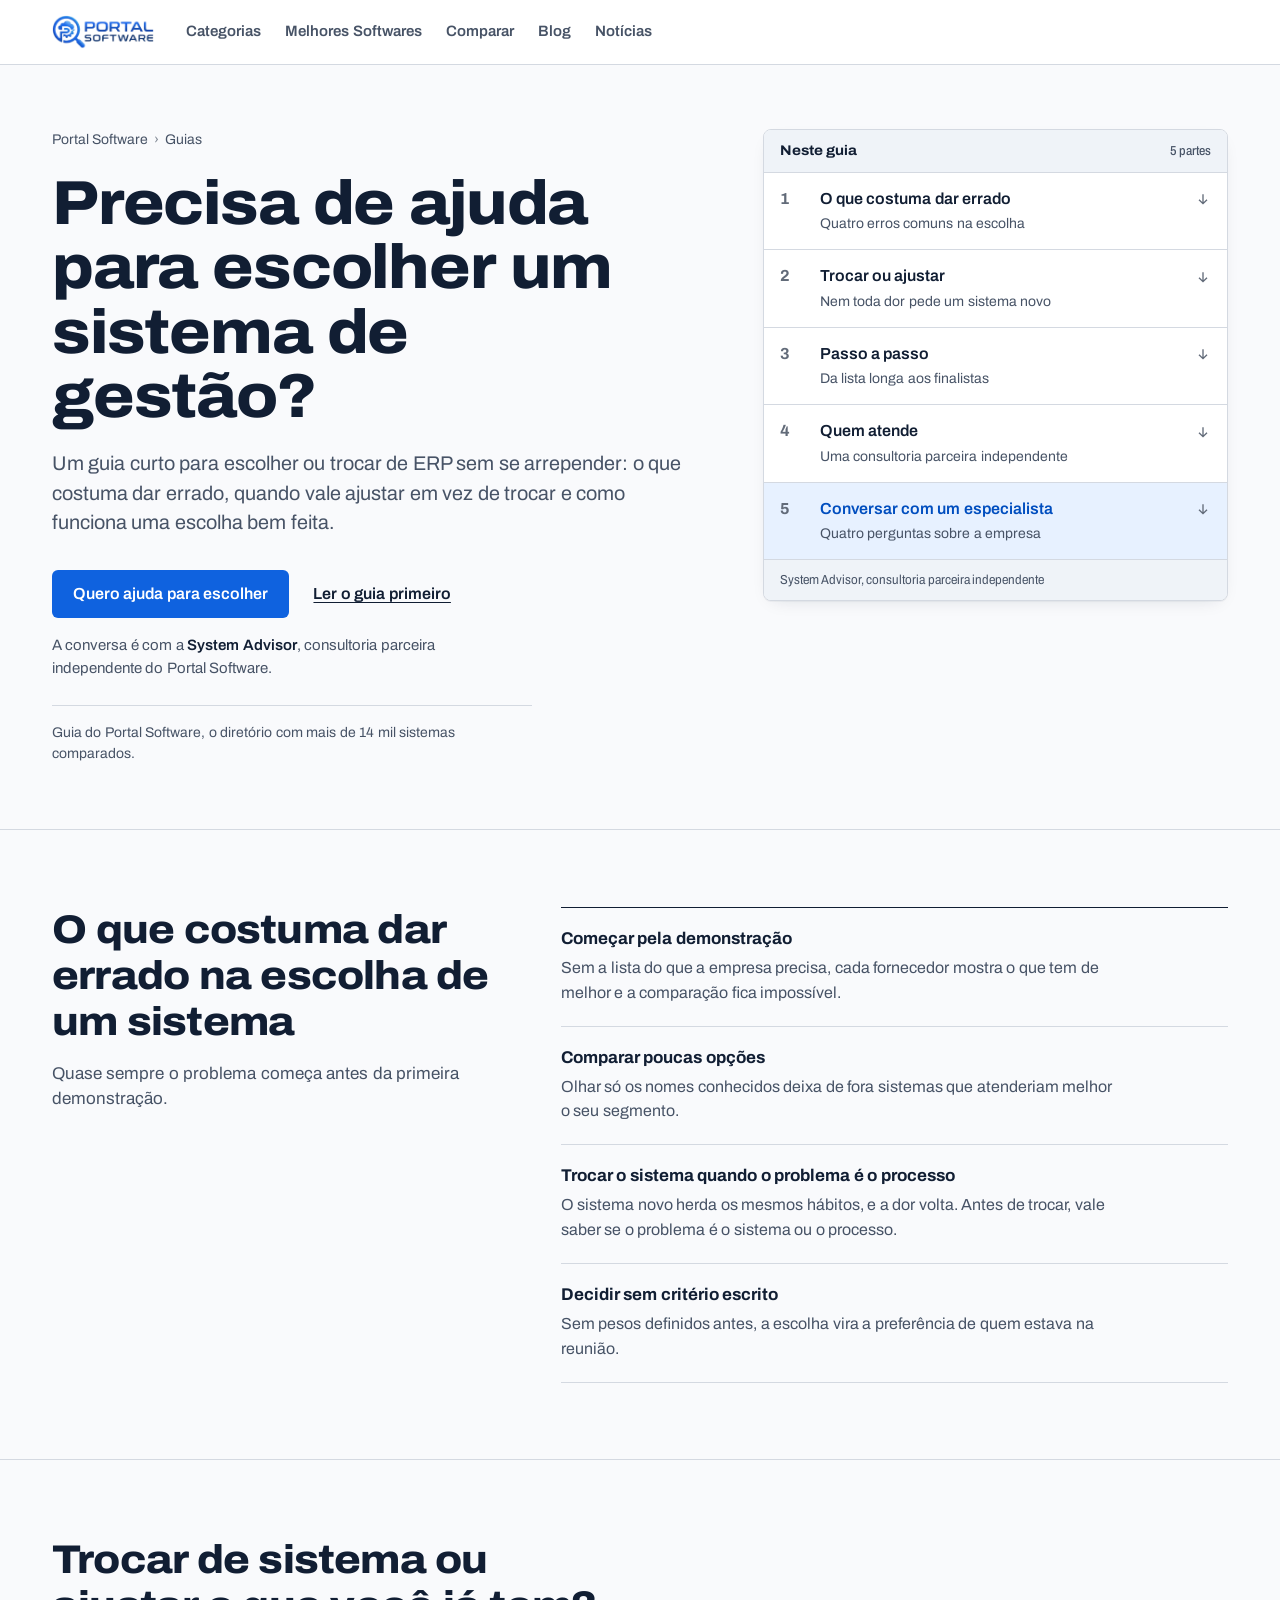
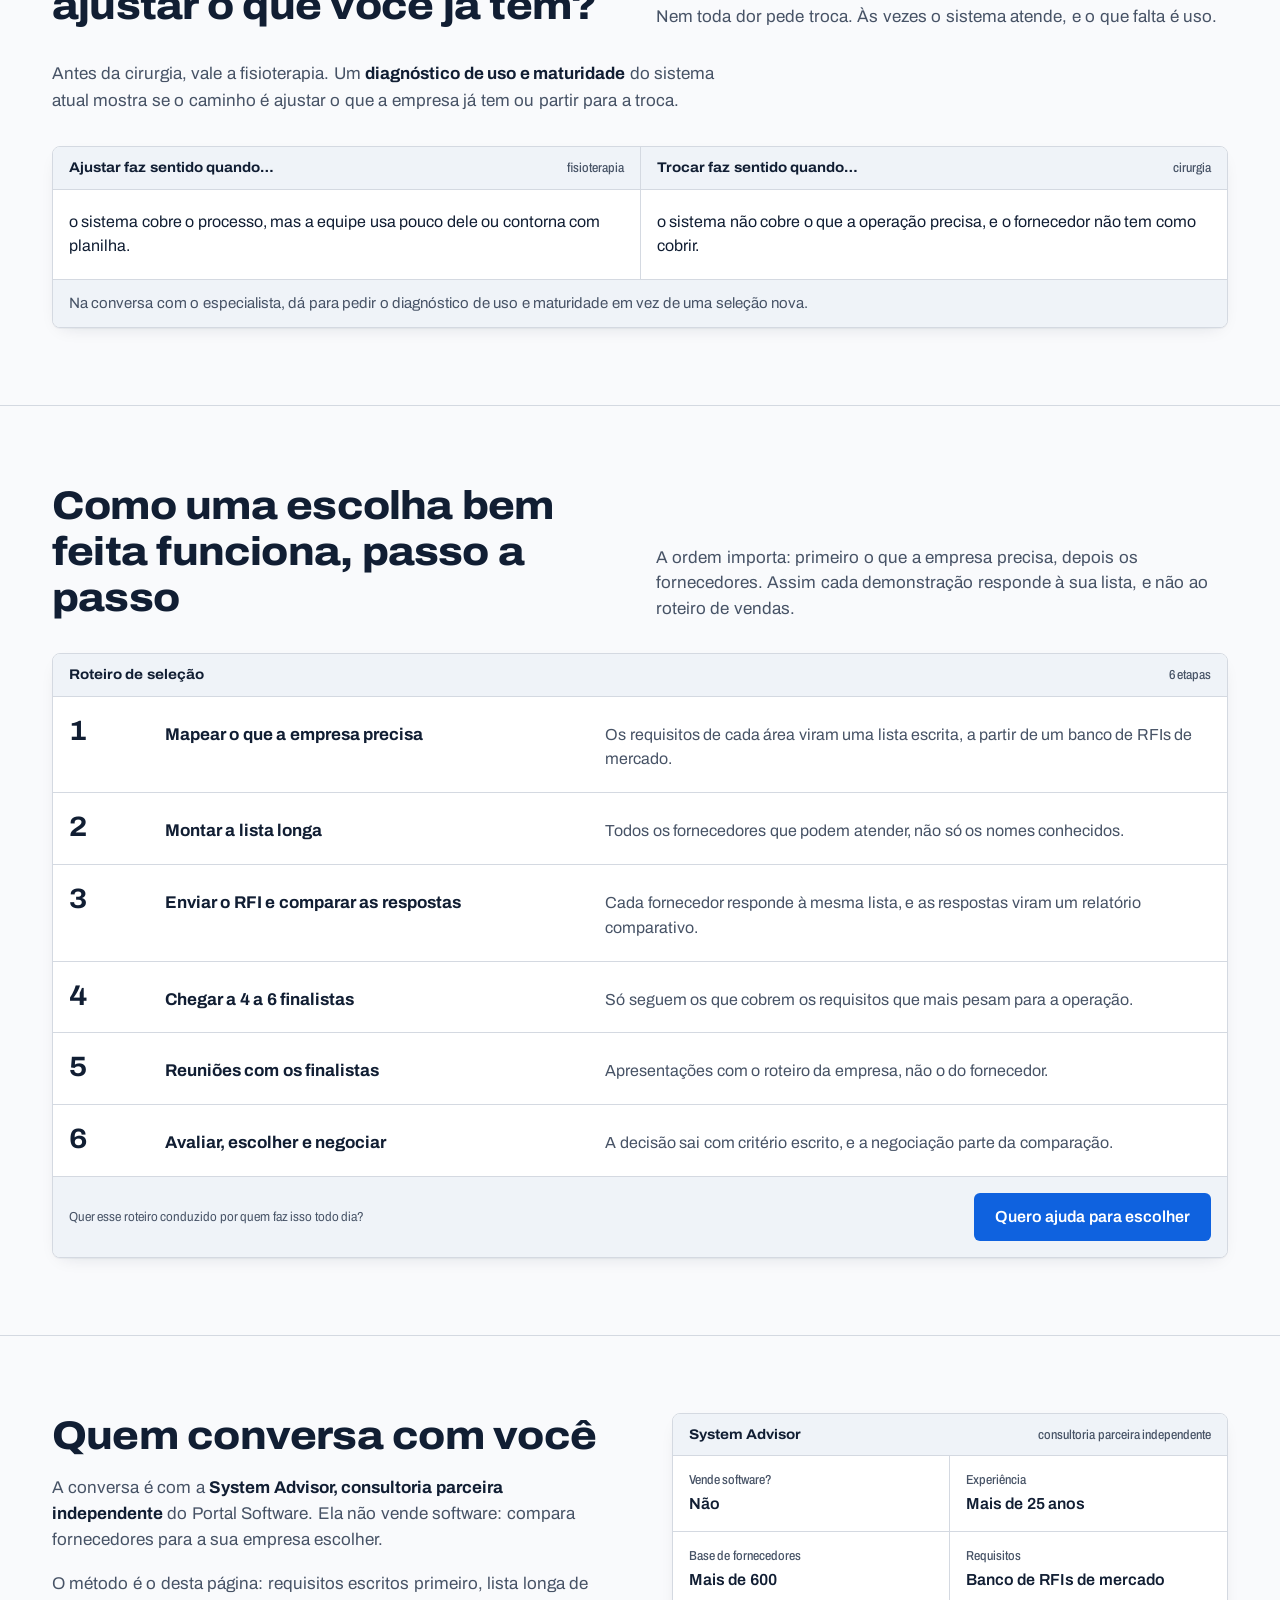
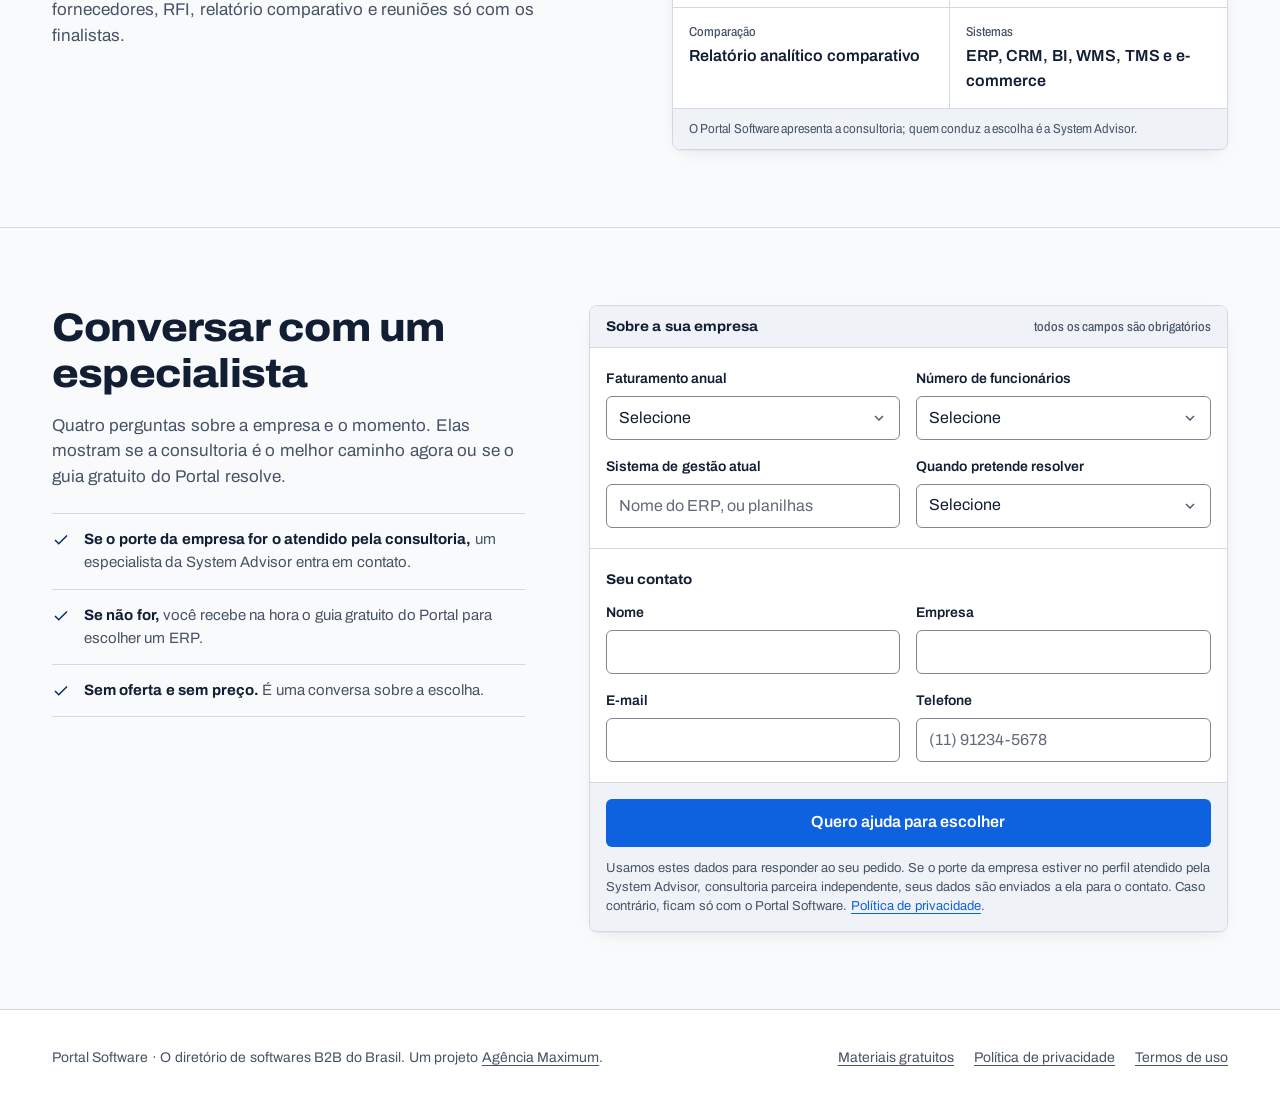
<file: ajuda-para-escolher/index.html>
<!doctype html>
<html lang="pt-BR">
<head>
<meta charset="utf-8">
<meta name="viewport" content="width=device-width, initial-scale=1">
<title>Como escolher um sistema de gestão (ERP): guia e ajuda de especialista | Portal Software</title>
<meta name="description" content="Guia para escolher ou trocar de ERP sem se arrepender: o que costuma dar errado, quando ajustar em vez de trocar e o passo a passo de uma escolha bem feita.">
<!-- APROVAÇÃO: noindex só enquanto a página está em revisão. Na publicação, trocar por "index, follow" (o card pede página indexável). -->
<meta name="robots" content="noindex, nofollow">
<link rel="canonical" href="https://portalsoftware.com.br/ajuda-para-escolher">
<meta property="og:type" content="website">
<meta property="og:locale" content="pt_BR">
<meta property="og:site_name" content="Portal Software">
<meta property="og:title" content="Precisa de ajuda para escolher um sistema de gestão?">
<meta property="og:description" content="O que costuma dar errado, quando ajustar em vez de trocar e como funciona uma escolha bem feita.">
<meta property="og:url" content="https://portalsoftware.com.br/ajuda-para-escolher">
<meta name="theme-color" content="#ffffff">
<link rel="preload" href="assets/fonts/archivo-latin.woff2" as="font" type="font/woff2" crossorigin>
<link rel="stylesheet" href="css/lp.css">
</head>
<body data-pagina="lp">
<a class="skip" href="#conteudo">Pular para o conteúdo</a>

<header class="site-header">
  <div class="wrap">
    <a class="logo" href="/"><img src="img/logo-portal-software.webp" alt="Portal Software" width="103" height="34"></a>
    <nav class="site-nav" aria-label="Principal">
      <a href="/categorias">Categorias</a>
      <a href="/melhores-softwares">Melhores Softwares</a>
      <a href="/comparar">Comparar</a>
      <a href="/blog">Blog</a>
      <a href="/noticias">Notícias</a>
    </nav>
  </div>
</header>

<main id="conteudo">

  <!-- 1 · HERO -->
  <section class="hero" id="inicio" data-secao="hero">
    <div class="wrap">
      <div>
        <p class="crumb"><a href="/" style="color:inherit;text-decoration:none">Portal Software</a><span aria-hidden="true">›</span>Guias</p>
        <h1 class="h1">Precisa de ajuda para escolher um sistema de gestão?</h1>
        <p class="lead">Um guia curto para escolher ou trocar de ERP sem se arrepender: o que costuma dar errado, quando vale ajustar em vez de trocar e como funciona uma escolha bem feita.</p>
        <div class="hero-actions">
          <a class="btn btn-primary" href="#conversar" data-cta="hero">Quero ajuda para escolher</a>
          <a class="link-quiet" href="#dar-errado">Ler o guia primeiro</a>
        </div>
        <p class="hero-partner">A conversa é com a <strong>System Advisor</strong>, consultoria parceira independente do Portal Software.</p>
        <p class="hero-context">Guia do Portal Software, o diretório com mais de 14 mil sistemas comparados.</p>
      </div>

      <nav class="ficha toc" aria-label="Neste guia">
        <div class="ficha-band"><strong>Neste guia</strong><span class="label">5 partes</span></div>
        <ol>
          <li><a href="#dar-errado"><span class="n">1</span><span class="t">O que costuma dar errado</span><svg class="arrow" width="16" height="16" viewBox="0 0 24 24" fill="none" stroke="currentColor" stroke-width="2" aria-hidden="true"><path d="M12 5v14M6 13l6 6 6-6"/></svg><span class="d">Quatro erros comuns na escolha</span></a></li>
          <li><a href="#trocar-ou-ajustar"><span class="n">2</span><span class="t">Trocar ou ajustar</span><svg class="arrow" width="16" height="16" viewBox="0 0 24 24" fill="none" stroke="currentColor" stroke-width="2" aria-hidden="true"><path d="M12 5v14M6 13l6 6 6-6"/></svg><span class="d">Nem toda dor pede um sistema novo</span></a></li>
          <li><a href="#passo-a-passo"><span class="n">3</span><span class="t">Passo a passo</span><svg class="arrow" width="16" height="16" viewBox="0 0 24 24" fill="none" stroke="currentColor" stroke-width="2" aria-hidden="true"><path d="M12 5v14M6 13l6 6 6-6"/></svg><span class="d">Da lista longa aos finalistas</span></a></li>
          <li><a href="#quem-atende"><span class="n">4</span><span class="t">Quem atende</span><svg class="arrow" width="16" height="16" viewBox="0 0 24 24" fill="none" stroke="currentColor" stroke-width="2" aria-hidden="true"><path d="M12 5v14M6 13l6 6 6-6"/></svg><span class="d">Uma consultoria parceira independente</span></a></li>
          <li class="last"><a href="#conversar" data-cta="indice"><span class="n">5</span><span class="t">Conversar com um especialista</span><svg class="arrow" width="16" height="16" viewBox="0 0 24 24" fill="none" stroke="currentColor" stroke-width="2" aria-hidden="true"><path d="M12 5v14M6 13l6 6 6-6"/></svg><span class="d">Quatro perguntas sobre a empresa</span></a></li>
        </ol>
        <div class="toc-foot partner-note">System Advisor, consultoria parceira independente</div>
      </nav>
    </div>
  </section>

  <!-- 2 · O QUE COSTUMA DAR ERRADO  (textos [WD]: substituir pelos do card 338deb1d) -->
  <section class="section" id="dar-errado" data-secao="dar-errado" data-pendente="textos-marketing">
    <div class="wrap errors">
      <div class="errors-intro">
        <h2 class="h2">O que costuma dar errado na escolha de um sistema</h2>
        <p class="lead">Quase sempre o problema começa antes da primeira demonstração.</p>
      </div>
      <ol class="errors-list">
        <li>
          <h3 class="h3">Começar pela demonstração</h3>
          <p>Sem a lista do que a empresa precisa, cada fornecedor mostra o que tem de melhor e a comparação fica impossível.</p>
        </li>
        <li>
          <h3 class="h3">Comparar poucas opções</h3>
          <p>Olhar só os nomes conhecidos deixa de fora sistemas que atenderiam melhor o seu segmento.</p>
        </li>
        <li>
          <h3 class="h3">Trocar o sistema quando o problema é o processo</h3>
          <p>O sistema novo herda os mesmos hábitos, e a dor volta. Antes de trocar, vale saber se o problema é o sistema ou o processo.</p>
        </li>
        <li>
          <h3 class="h3">Decidir sem critério escrito</h3>
          <p>Sem pesos definidos antes, a escolha vira a preferência de quem estava na reunião.</p>
        </li>
      </ol>
    </div>
  </section>

  <!-- 3 · TROCAR OU AJUSTAR -->
  <section class="section swap" id="trocar-ou-ajustar" data-secao="trocar-ou-ajustar" data-pendente="textos-marketing">
    <div class="wrap">
      <div class="section-head">
        <h2 class="h2">Trocar de sistema ou ajustar o que você já tem?</h2>
        <p class="lead">Nem toda dor pede troca. Às vezes o sistema atende, e o que falta é uso.</p>
      </div>
      <div class="prose">
        <p>Antes da cirurgia, vale a fisioterapia. Um <strong>diagnóstico de uso e maturidade</strong> do sistema atual mostra se o caminho é ajustar o que a empresa já tem ou partir para a troca.</p>
      </div>
      <div class="ficha">
        <div class="swap-grid">
          <div class="swap-col">
            <div class="ficha-band"><strong>Ajustar faz sentido quando…</strong><span class="label">fisioterapia</span></div>
            <p class="swap-cell">o sistema cobre o processo, mas a equipe usa pouco dele ou contorna com planilha.</p>
          </div>
          <div class="swap-col">
            <div class="ficha-band"><strong>Trocar faz sentido quando…</strong><span class="label">cirurgia</span></div>
            <p class="swap-cell">o sistema não cobre o que a operação precisa, e o fornecedor não tem como cobrir.</p>
          </div>
        </div>
        <div class="swap-foot">Na conversa com o especialista, dá para pedir o diagnóstico de uso e maturidade em vez de uma seleção nova.</div>
      </div>
    </div>
  </section>

  <!-- 4 · PASSO A PASSO -->
  <section class="section" id="passo-a-passo" data-secao="passo-a-passo">
    <div class="wrap">
      <div class="section-head">
        <h2 class="h2">Como uma escolha bem feita funciona, passo a passo</h2>
        <p class="lead">A ordem importa: primeiro o que a empresa precisa, depois os fornecedores. Assim cada demonstração responde à sua lista, e não ao roteiro de vendas.</p>
      </div>
      <div class="ficha">
        <div class="ficha-band"><strong>Roteiro de seleção</strong><span class="label">6 etapas</span></div>
        <ol style="list-style:none;margin:0;padding:0">
          <li class="step-row"><span class="n" aria-hidden="true">1</span><h3 class="h3"><span class="visually-hidden">Etapa 1: </span>Mapear o que a empresa precisa</h3><p>Os requisitos de cada área viram uma lista escrita, a partir de um banco de RFIs de mercado.</p></li>
          <li class="step-row"><span class="n" aria-hidden="true">2</span><h3 class="h3"><span class="visually-hidden">Etapa 2: </span>Montar a lista longa</h3><p>Todos os fornecedores que podem atender, não só os nomes conhecidos.</p></li>
          <li class="step-row"><span class="n" aria-hidden="true">3</span><h3 class="h3"><span class="visually-hidden">Etapa 3: </span>Enviar o RFI e comparar as respostas</h3><p>Cada fornecedor responde à mesma lista, e as respostas viram um relatório comparativo.</p></li>
          <li class="step-row"><span class="n" aria-hidden="true">4</span><h3 class="h3"><span class="visually-hidden">Etapa 4: </span>Chegar a 4 a 6 finalistas</h3><p data-pendente="textos-marketing">Só seguem os que cobrem os requisitos que mais pesam para a operação.</p></li>
          <li class="step-row"><span class="n" aria-hidden="true">5</span><h3 class="h3"><span class="visually-hidden">Etapa 5: </span>Reuniões com os finalistas</h3><p>Apresentações com o roteiro da empresa, não o do fornecedor.</p></li>
          <li class="step-row"><span class="n" aria-hidden="true">6</span><h3 class="h3"><span class="visually-hidden">Etapa 6: </span>Avaliar, escolher e negociar</h3><p data-pendente="textos-marketing">A decisão sai com critério escrito, e a negociação parte da comparação.</p></li>
        </ol>
        <div class="steps-cta">
          <span class="partner-note">Quer esse roteiro conduzido por quem faz isso todo dia?</span>
          <a class="btn btn-primary" href="#conversar" data-cta="passo_a_passo">Quero ajuda para escolher</a>
        </div>
      </div>
    </div>
  </section>

  <!-- 5 · QUEM ATENDE  (publicação depende da autorização do Alexandre para usar o nome) -->
  <section class="section" id="quem-atende" data-secao="quem-atende" data-pendente="autorizacao-nome">
    <div class="wrap who">
      <div>
        <h2 class="h2">Quem conversa com você</h2>
        <div class="prose">
          <p>A conversa é com a <strong>System Advisor, consultoria parceira independente</strong> do Portal Software. Ela não vende software: compara fornecedores para a sua empresa escolher.</p>
          <p>O método é o desta página: requisitos escritos primeiro, lista longa de fornecedores, RFI, relatório comparativo e reuniões só com os finalistas.</p>
        </div>
      </div>
      <div class="ficha">
        <div class="ficha-band"><strong>System Advisor</strong><span class="label">consultoria parceira independente</span></div>
        <div class="cells">
          <div class="cell"><span class="label">Vende software?</span><span class="v" data-pendente="confirmar-alexandre">Não</span></div>
          <div class="cell"><span class="label">Experiência</span><span class="v data" data-pendente="confirmar-alexandre">Mais de 25 anos</span></div>
          <div class="cell"><span class="label">Base de fornecedores</span><span class="v data">Mais de 600</span></div>
          <div class="cell"><span class="label">Requisitos</span><span class="v">Banco de RFIs de mercado</span></div>
          <div class="cell"><span class="label">Comparação</span><span class="v">Relatório analítico comparativo</span></div>
          <div class="cell"><span class="label">Sistemas</span><span class="v">ERP, CRM, BI, WMS, TMS e e-commerce</span></div>
        </div>
        <!-- Cases SLC Agrícola e CIEE: só depois da autorização do Alexandre (card 81895f55). Remover o atributo hidden quando autorizado. -->
        <div class="cases" hidden data-pendente="autorizacao-cases">
          <span class="label">Empresas atendidas</span>
          <span class="v" style="display:block;font-weight:600;margin-top:2px">SLC Agrícola · CIEE</span>
        </div>
        <div class="who-foot partner-note">O Portal Software apresenta a consultoria; quem conduz a escolha é a System Advisor.</div>
      </div>
    </div>
  </section>

  <!-- 6 · FORMULÁRIO -->
  <section class="section" id="conversar" data-secao="formulario">
    <div class="wrap contact">
      <div>
        <h2 class="h2">Conversar com um especialista</h2>
        <p class="lead">Quatro perguntas sobre a empresa e o momento. Elas mostram se a consultoria é o melhor caminho agora ou se o guia gratuito do Portal resolve.</p>
        <ul class="next">
          <li><svg width="18" height="18" viewBox="0 0 24 24" fill="none" stroke="currentColor" stroke-width="2" aria-hidden="true"><path d="M20 6 9 17l-5-5"/></svg><span><strong>Se o porte da empresa for o atendido pela consultoria,</strong> um especialista da System Advisor entra em contato.</span></li>
          <li><svg width="18" height="18" viewBox="0 0 24 24" fill="none" stroke="currentColor" stroke-width="2" aria-hidden="true"><path d="M20 6 9 17l-5-5"/></svg><span><strong>Se não for,</strong> você recebe na hora o guia gratuito do Portal para escolher um ERP.</span></li>
          <li><svg width="18" height="18" viewBox="0 0 24 24" fill="none" stroke="currentColor" stroke-width="2" aria-hidden="true"><path d="M20 6 9 17l-5-5"/></svg><span><strong>Sem oferta e sem preço.</strong> É uma conversa sobre a escolha.</span></li>
        </ul>
      </div>

      <form class="ficha form" id="form-lead" novalidate>
        <div class="ficha-band"><strong>Sobre a sua empresa</strong><span class="label">todos os campos são obrigatórios</span></div>
        <fieldset>
          <legend class="visually-hidden">Empresa e momento</legend>
          <div class="grid-2">
            <div class="field">
              <label for="faturamento">Faturamento anual</label>
              <select id="faturamento" name="faturamento" required aria-describedby="faturamento-err">
                <option value="">Selecione</option>
                <option value="ate_20">Até R$ 20 milhões</option>
                <option value="20_50">R$ 20 a 50 milhões</option>
                <option value="50_100">R$ 50 a 100 milhões</option>
                <option value="100_500">R$ 100 a 500 milhões</option>
                <option value="acima_500">Acima de R$ 500 milhões</option>
              </select>
              <span class="err" id="faturamento-err"><svg width="14" height="14" viewBox="0 0 24 24" fill="none" stroke="currentColor" stroke-width="2.4" aria-hidden="true"><circle cx="12" cy="12" r="9"/><path d="M12 7v6M12 16.5v.5"/></svg><span>Escolha a faixa de faturamento.</span></span>
            </div>
            <div class="field">
              <label for="funcionarios">Número de funcionários</label>
              <select id="funcionarios" name="funcionarios" required aria-describedby="funcionarios-err">
                <option value="">Selecione</option>
                <option value="ate_50">Até 50</option>
                <option value="51_200">51 a 200</option>
                <option value="201_500">201 a 500</option>
                <option value="501_1000">501 a 1.000</option>
                <option value="acima_1000">Mais de 1.000</option>
              </select>
              <span class="err" id="funcionarios-err"><svg width="14" height="14" viewBox="0 0 24 24" fill="none" stroke="currentColor" stroke-width="2.4" aria-hidden="true"><circle cx="12" cy="12" r="9"/><path d="M12 7v6M12 16.5v.5"/></svg><span>Escolha o número de funcionários.</span></span>
            </div>
            <div class="field">
              <label for="sistema_atual">Sistema de gestão atual</label>
              <input id="sistema_atual" name="sistema_atual" type="text" required autocomplete="off" maxlength="120" placeholder="Nome do ERP, ou planilhas" aria-describedby="sistema_atual-err">
              <span class="err" id="sistema_atual-err"><svg width="14" height="14" viewBox="0 0 24 24" fill="none" stroke="currentColor" stroke-width="2.4" aria-hidden="true"><circle cx="12" cy="12" r="9"/><path d="M12 7v6M12 16.5v.5"/></svg><span>Diga qual sistema a empresa usa hoje. Se for planilha, escreva "planilhas".</span></span>
            </div>
            <div class="field">
              <label for="prazo">Quando pretende resolver</label>
              <select id="prazo" name="prazo" required aria-describedby="prazo-err">
                <option value="">Selecione</option>
                <option value="ate_3m">Nos próximos 3 meses</option>
                <option value="3_6m">De 3 a 6 meses</option>
                <option value="6_12m">De 6 a 12 meses</option>
                <option value="pesquisando">Ainda estou pesquisando</option>
              </select>
              <span class="err" id="prazo-err"><svg width="14" height="14" viewBox="0 0 24 24" fill="none" stroke="currentColor" stroke-width="2.4" aria-hidden="true"><circle cx="12" cy="12" r="9"/><path d="M12 7v6M12 16.5v.5"/></svg><span>Escolha quando pretende resolver.</span></span>
            </div>
          </div>
        </fieldset>
        <fieldset>
          <legend>Seu contato</legend>
          <div class="grid-2">
            <div class="field">
              <label for="nome">Nome</label>
              <input id="nome" name="nome" type="text" required autocomplete="name" maxlength="120" aria-describedby="nome-err">
              <span class="err" id="nome-err"><svg width="14" height="14" viewBox="0 0 24 24" fill="none" stroke="currentColor" stroke-width="2.4" aria-hidden="true"><circle cx="12" cy="12" r="9"/><path d="M12 7v6M12 16.5v.5"/></svg><span>Escreva seu nome.</span></span>
            </div>
            <div class="field">
              <label for="empresa">Empresa</label>
              <input id="empresa" name="empresa" type="text" required autocomplete="organization" maxlength="120" aria-describedby="empresa-err">
              <span class="err" id="empresa-err"><svg width="14" height="14" viewBox="0 0 24 24" fill="none" stroke="currentColor" stroke-width="2.4" aria-hidden="true"><circle cx="12" cy="12" r="9"/><path d="M12 7v6M12 16.5v.5"/></svg><span>Escreva o nome da empresa.</span></span>
            </div>
            <div class="field">
              <label for="email">E-mail</label>
              <input id="email" name="email" type="email" required autocomplete="email" inputmode="email" maxlength="160" aria-describedby="email-err">
              <span class="err" id="email-err"><svg width="14" height="14" viewBox="0 0 24 24" fill="none" stroke="currentColor" stroke-width="2.4" aria-hidden="true"><circle cx="12" cy="12" r="9"/><path d="M12 7v6M12 16.5v.5"/></svg><span>Confira o e-mail. Ele precisa ter @ e domínio, como nome@empresa.com.br.</span></span>
            </div>
            <div class="field">
              <label for="telefone">Telefone</label>
              <input id="telefone" name="telefone" type="tel" required autocomplete="tel-national" inputmode="tel" maxlength="16" placeholder="(11) 91234-5678" aria-describedby="telefone-err">
              <span class="err" id="telefone-err"><svg width="14" height="14" viewBox="0 0 24 24" fill="none" stroke="currentColor" stroke-width="2.4" aria-hidden="true"><circle cx="12" cy="12" r="9"/><path d="M12 7v6M12 16.5v.5"/></svg><span>Confira o telefone com DDD. Use 10 ou 11 números.</span></span>
            </div>
          </div>
        </fieldset>

        <!-- Campos ocultos: preenchidos por js/rastreamento.js -->
        <input type="hidden" name="utm_source">
        <input type="hidden" name="utm_medium">
        <input type="hidden" name="utm_campaign">
        <input type="hidden" name="utm_content">
        <input type="hidden" name="utm_term">
        <input type="hidden" name="gclid">
        <input type="hidden" name="gbraid">
        <input type="hidden" name="wbraid">
        <input type="hidden" name="fbclid">
        <!-- Armadilha para robôs: fica fora da tela, gente de verdade não preenche -->
        <div aria-hidden="true" style="position:absolute;left:-9999px;width:1px;height:1px;overflow:hidden"><label>Não preencha<input type="text" name="website" tabindex="-1" autocomplete="off"></label></div>

        <div class="form-foot">
          <button class="btn btn-primary" type="submit" id="form-submit">Quero ajuda para escolher</button>
          <p class="lgpd" id="lgpd">Usamos estes dados para responder ao seu pedido. Se o porte da empresa estiver no perfil atendido pela System Advisor, consultoria parceira independente, seus dados são enviados a ela para o contato. Caso contrário, ficam só com o Portal Software. <a href="/politica-de-privacidade">Política de privacidade</a>.</p>
          <p class="form-status" id="form-status" role="alert" aria-live="assertive"></p>
        </div>
      </form>
    </div>
  </section>
</main>

<footer class="site-footer">
  <div class="wrap">
    <p>Portal Software · O diretório de softwares B2B do Brasil. Um projeto <a href="https://agenciamaximum.com" rel="noopener">Agência Maximum</a>.</p>
    <nav aria-label="Rodapé">
      <a href="/materiais">Materiais gratuitos</a>
      <a href="/politica-de-privacidade">Política de privacidade</a>
      <a href="/termos-de-uso">Termos de uso</a>
    </nav>
  </div>
</footer>

<script src="js/rastreamento.js" defer></script>
<script src="js/lp.js" defer></script>
</body>
</html>
</file>
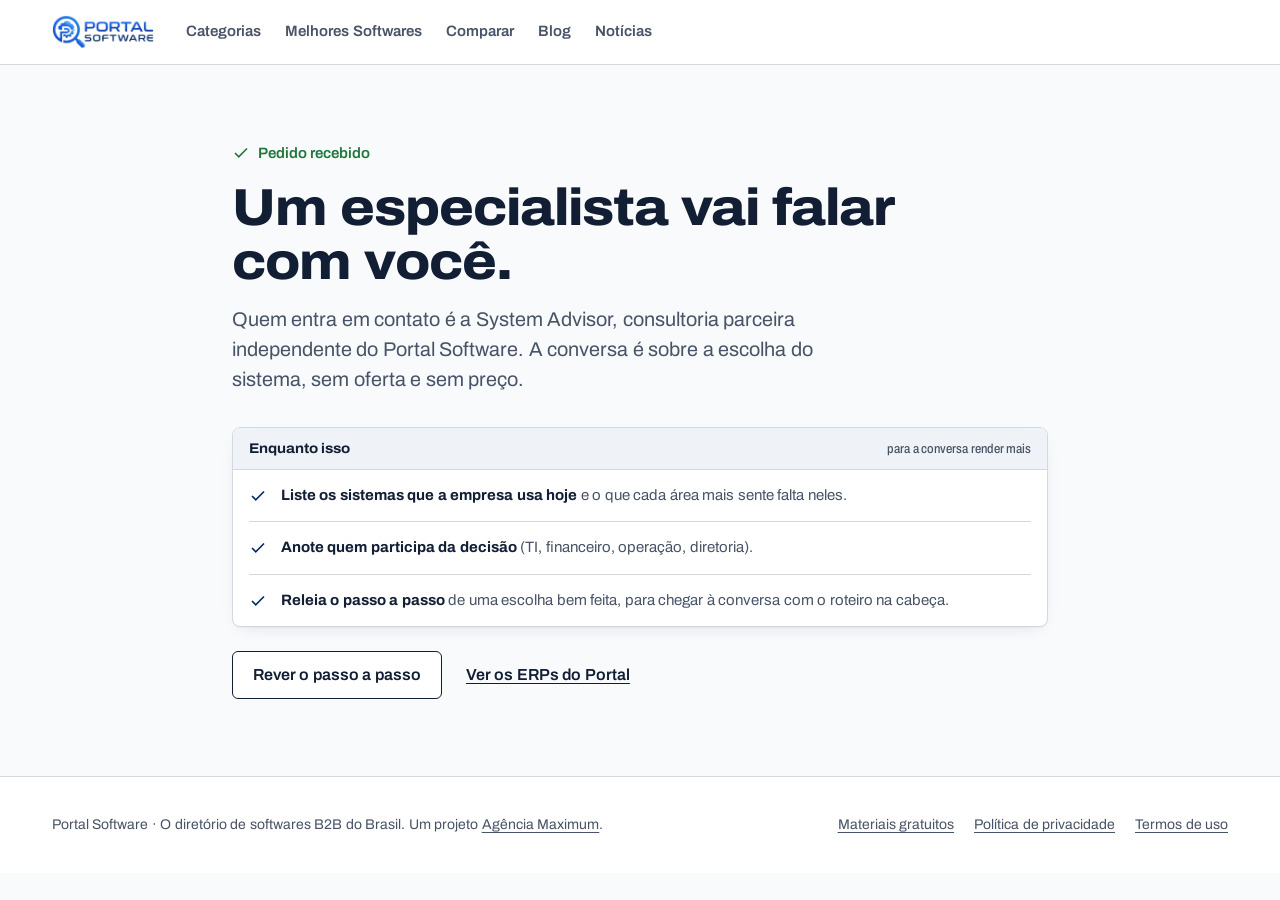
<file: ajuda-para-escolher/obrigado-especialista.html>
<!doctype html>
<html lang="pt-BR">
<head>
<meta charset="utf-8">
<meta name="viewport" content="width=device-width, initial-scale=1">
<title>Pedido recebido: um especialista vai falar com você | Portal Software</title>
<meta name="robots" content="noindex, nofollow">
<link rel="preload" href="assets/fonts/archivo-latin.woff2" as="font" type="font/woff2" crossorigin>
<link rel="stylesheet" href="css/lp.css">
</head>
<body data-pagina="obrigado-qualificado">
<header class="site-header">
  <div class="wrap">
    <a class="logo" href="/"><img src="img/logo-portal-software.webp" alt="Portal Software" width="103" height="34"></a>
    <nav class="site-nav" aria-label="Principal">
      <a href="/categorias">Categorias</a>
      <a href="/melhores-softwares">Melhores Softwares</a>
      <a href="/comparar">Comparar</a>
      <a href="/blog">Blog</a>
      <a href="/noticias">Notícias</a>
    </nav>
  </div>
</header>

<main class="thanks" id="conteudo">
  <div class="wrap">
    <p class="status-ok"><svg width="18" height="18" viewBox="0 0 24 24" fill="none" stroke="currentColor" stroke-width="2.2" aria-hidden="true"><path d="M20 6 9 17l-5-5"/></svg>Pedido recebido</p>
    <h1 class="h1">Um especialista vai falar com você.</h1>
    <p class="lead">Quem entra em contato é a System Advisor, consultoria parceira independente do Portal Software. A conversa é sobre a escolha do sistema, sem oferta e sem preço.</p>
    <section class="ficha" aria-labelledby="enquanto">
      <div class="ficha-band"><strong id="enquanto">Enquanto isso</strong><span class="label">para a conversa render mais</span></div>
      <ol class="next" style="margin:0;padding:0 16px;border-top:0">
        <li><svg width="18" height="18" viewBox="0 0 24 24" fill="none" stroke="currentColor" stroke-width="2.2" aria-hidden="true"><path d="M20 6 9 17l-5-5"/></svg><span><strong>Liste os sistemas que a empresa usa hoje</strong> e o que cada área mais sente falta neles.</span></li>
        <li><svg width="18" height="18" viewBox="0 0 24 24" fill="none" stroke="currentColor" stroke-width="2.2" aria-hidden="true"><path d="M20 6 9 17l-5-5"/></svg><span><strong>Anote quem participa da decisão</strong> (TI, financeiro, operação, diretoria).</span></li>
        <li style="border-bottom:0"><svg width="18" height="18" viewBox="0 0 24 24" fill="none" stroke="currentColor" stroke-width="2.2" aria-hidden="true"><path d="M20 6 9 17l-5-5"/></svg><span><strong>Releia o passo a passo</strong> de uma escolha bem feita, para chegar à conversa com o roteiro na cabeça.</span></li>
      </ol>
    </section>
    <div class="actions">
      <a class="btn btn-secondary" href="index.html#passo-a-passo">Rever o passo a passo</a>
      <a class="link-quiet" href="/categorias/erp-completo">Ver os ERPs do Portal</a>
    </div>
  </div>
</main>

<footer class="site-footer">
  <div class="wrap">
    <p>Portal Software · O diretório de softwares B2B do Brasil. Um projeto <a href="https://agenciamaximum.com" rel="noopener">Agência Maximum</a>.</p>
    <nav aria-label="Rodapé">
      <a href="/materiais">Materiais gratuitos</a>
      <a href="/politica-de-privacidade">Política de privacidade</a>
      <a href="/termos-de-uso">Termos de uso</a>
    </nav>
  </div>
</footer>

<script src="js/rastreamento.js" defer></script>
</body>
</html>
</file>
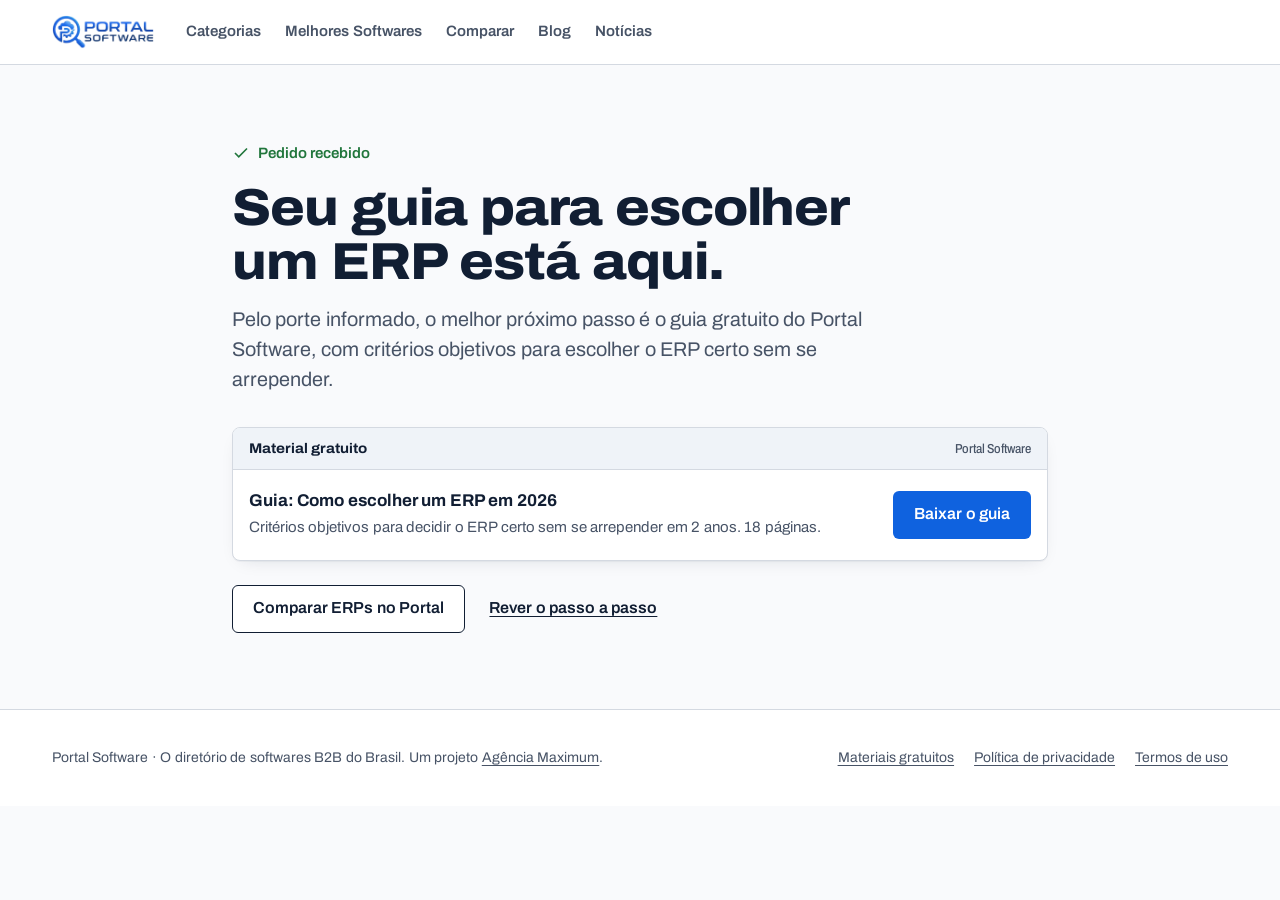
<file: ajuda-para-escolher/obrigado-guia.html>
<!doctype html>
<html lang="pt-BR">
<head>
<meta charset="utf-8">
<meta name="viewport" content="width=device-width, initial-scale=1">
<title>Seu guia para escolher um ERP | Portal Software</title>
<meta name="robots" content="noindex, nofollow">
<link rel="preload" href="assets/fonts/archivo-latin.woff2" as="font" type="font/woff2" crossorigin>
<link rel="stylesheet" href="css/lp.css">
</head>
<body data-pagina="obrigado-guia">
<header class="site-header">
  <div class="wrap">
    <a class="logo" href="/"><img src="img/logo-portal-software.webp" alt="Portal Software" width="103" height="34"></a>
    <nav class="site-nav" aria-label="Principal">
      <a href="/categorias">Categorias</a>
      <a href="/melhores-softwares">Melhores Softwares</a>
      <a href="/comparar">Comparar</a>
      <a href="/blog">Blog</a>
      <a href="/noticias">Notícias</a>
    </nav>
  </div>
</header>

<main class="thanks" id="conteudo">
  <div class="wrap">
    <p class="status-ok"><svg width="18" height="18" viewBox="0 0 24 24" fill="none" stroke="currentColor" stroke-width="2.2" aria-hidden="true"><path d="M20 6 9 17l-5-5"/></svg>Pedido recebido</p>
    <h1 class="h1">Seu guia para escolher um ERP está aqui.</h1>
    <p class="lead">Pelo porte informado, o melhor próximo passo é o guia gratuito do Portal Software, com critérios objetivos para escolher o ERP certo sem se arrepender.</p>
    <section class="ficha" aria-labelledby="guia-titulo">
      <div class="ficha-band"><strong>Material gratuito</strong><span class="label">Portal Software</span></div>
      <div class="guide-card" data-pendente="confirmar-material">
        <div>
          <h2 class="h3" id="guia-titulo">Guia: Como escolher um ERP em 2026</h2>
          <p>Critérios objetivos para decidir o ERP certo sem se arrepender em 2 anos. 18 páginas.</p>
        </div>
        <a class="btn btn-primary" href="/materiais/guia-escolher-erp-2026" data-track="guia_download">Baixar o guia</a>
      </div>
    </section>
    <div class="actions">
      <a class="btn btn-secondary" href="/categorias/erp-completo">Comparar ERPs no Portal</a>
      <a class="link-quiet" href="index.html#passo-a-passo">Rever o passo a passo</a>
    </div>
  </div>
</main>

<footer class="site-footer">
  <div class="wrap">
    <p>Portal Software · O diretório de softwares B2B do Brasil. Um projeto <a href="https://agenciamaximum.com" rel="noopener">Agência Maximum</a>.</p>
    <nav aria-label="Rodapé">
      <a href="/materiais">Materiais gratuitos</a>
      <a href="/politica-de-privacidade">Política de privacidade</a>
      <a href="/termos-de-uso">Termos de uso</a>
    </nav>
  </div>
</footer>

<script src="js/rastreamento.js" defer></script>
</body>
</html>
</file>
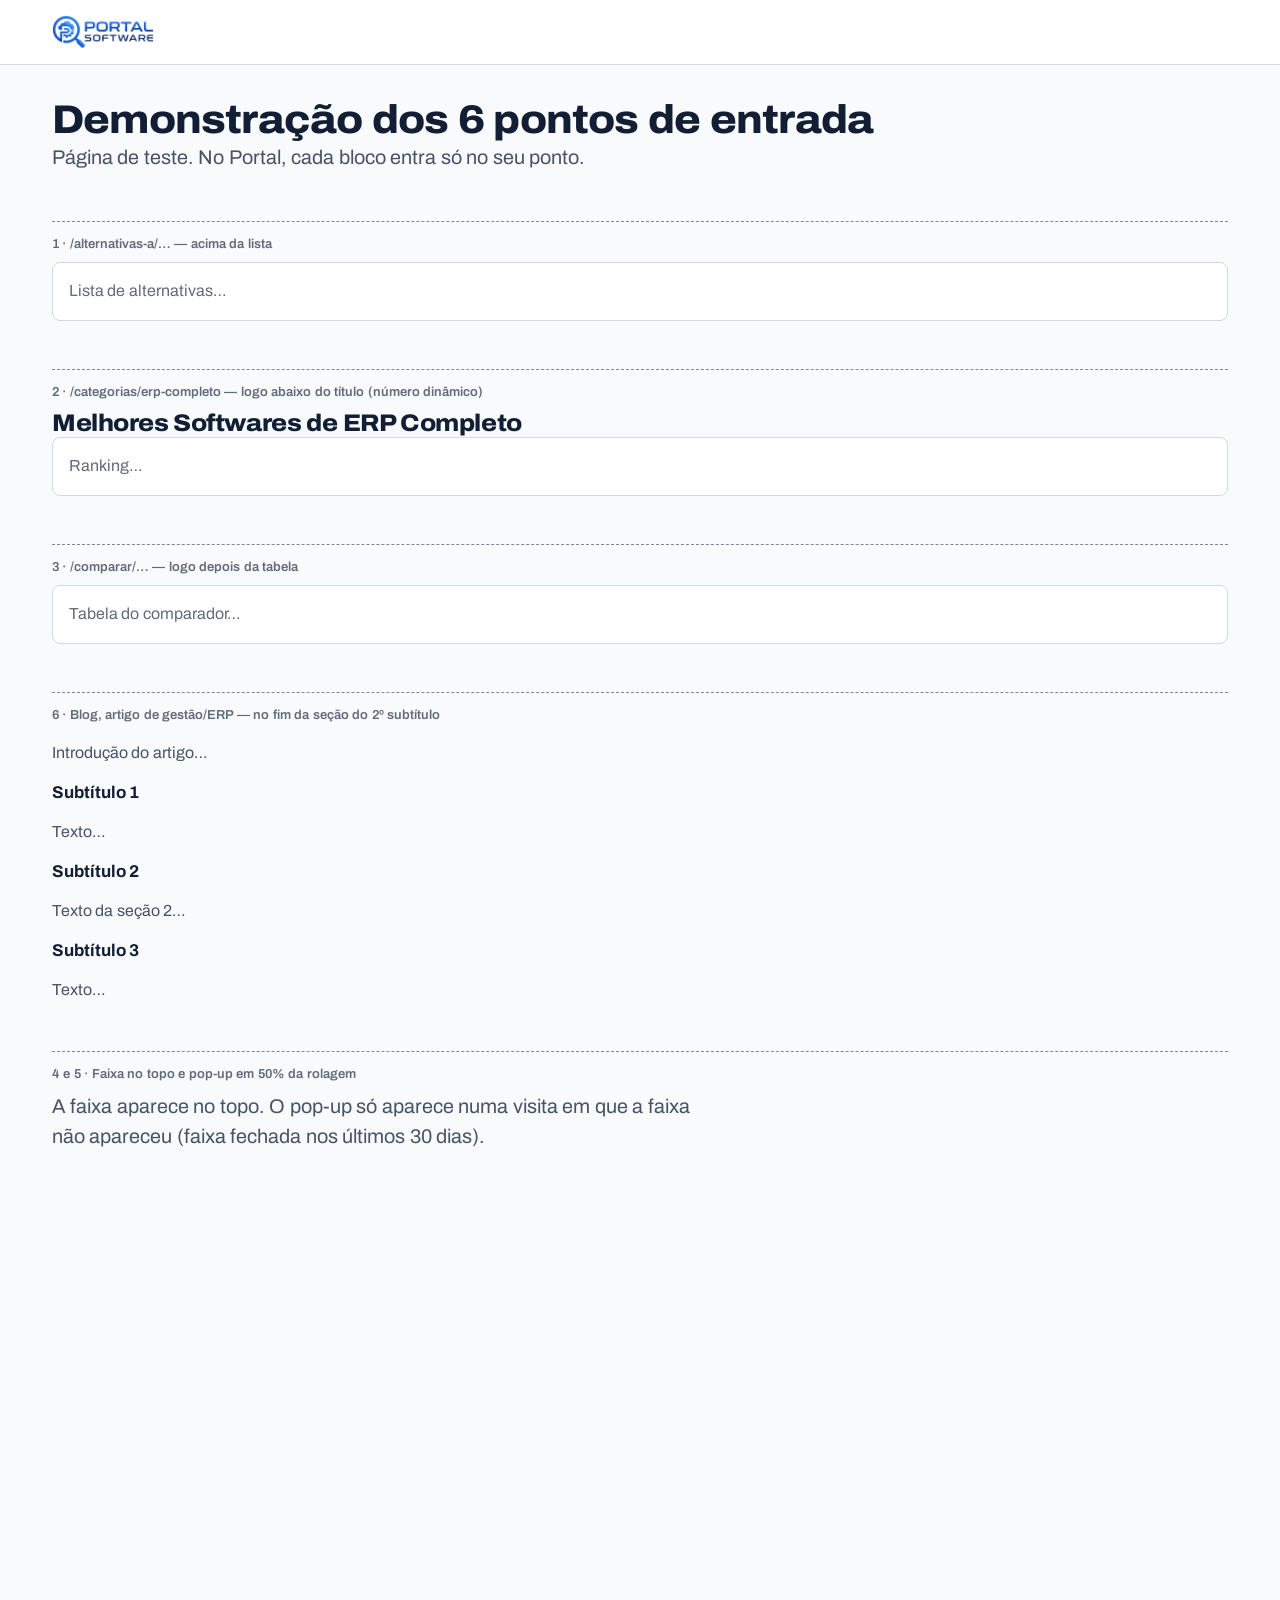
<file: ajuda-para-escolher/blocos/demo.html>
<!doctype html>
<html lang="pt-BR">
<head>
<meta charset="utf-8">
<meta name="viewport" content="width=device-width, initial-scale=1">
<meta name="robots" content="noindex, nofollow">
<title>Blocos System Advisor · demonstração</title>
<link rel="stylesheet" href="../css/lp.css">
<link rel="stylesheet" href="blocos.css">
<style>
  .demo { padding: 32px 0 64px; }
  .demo h2.demo-t { font-size: .8125rem; font-weight: 600; color: var(--ink-3); margin: 48px 0 8px; border-top: 1px dashed var(--rule-strong); padding-top: 12px; }
  .fake { background: var(--surface); border: 1px solid var(--rule); border-radius: 8px; padding: 16px; color: var(--ink-3); }
  article p { max-width: 68ch; color: var(--ink-2); }
</style>
</head>
<body>
<header class="site-header"><div class="wrap"><a class="logo" href="#"><img src="../img/logo-portal-software.webp" alt="Portal Software" width="103" height="34"></a></div></header>
<main class="demo"><div class="wrap">
  <h1 class="h2">Demonstração dos 6 pontos de entrada</h1>
  <p class="lead">Página de teste. No Portal, cada bloco entra só no seu ponto.</p>

  <h2 class="demo-t">1 · /alternativas-a/… — acima da lista</h2>
  <div data-sa-slot="alternativas"></div>
  <div class="fake">Lista de alternativas…</div>

  <h2 class="demo-t">2 · /categorias/erp-completo — logo abaixo do título (número dinâmico)</h2>
  <h3 class="h2" style="font-size:1.5rem">Melhores Softwares de ERP Completo</h3>
  <div data-sa-slot="erp" data-sa-total="1343"></div>
  <div class="fake">Ranking…</div>

  <h2 class="demo-t">3 · /comparar/… — logo depois da tabela</h2>
  <div class="fake">Tabela do comparador…</div>
  <div data-sa-slot="comparador"></div>

  <h2 class="demo-t">6 · Blog, artigo de gestão/ERP — no fim da seção do 2º subtítulo</h2>
  <article data-sa-tema="gestao">
    <p>Introdução do artigo…</p>
    <h2 class="h3">Subtítulo 1</h2><p>Texto…</p>
    <h2 class="h3">Subtítulo 2</h2><p>Texto da seção 2…</p>
    <h2 class="h3">Subtítulo 3</h2><p>Texto…</p>
  </article>

  <h2 class="demo-t">4 e 5 · Faixa no topo e pop-up em 50% da rolagem</h2>
  <p class="lead">A faixa aparece no topo. O pop-up só aparece numa visita em que a faixa não apareceu (faixa fechada nos últimos 30 dias).</p>
  <div style="height:1600px"></div>
</div></main>
<script src="blocos.js"></script>
</body>
</html>
</file>
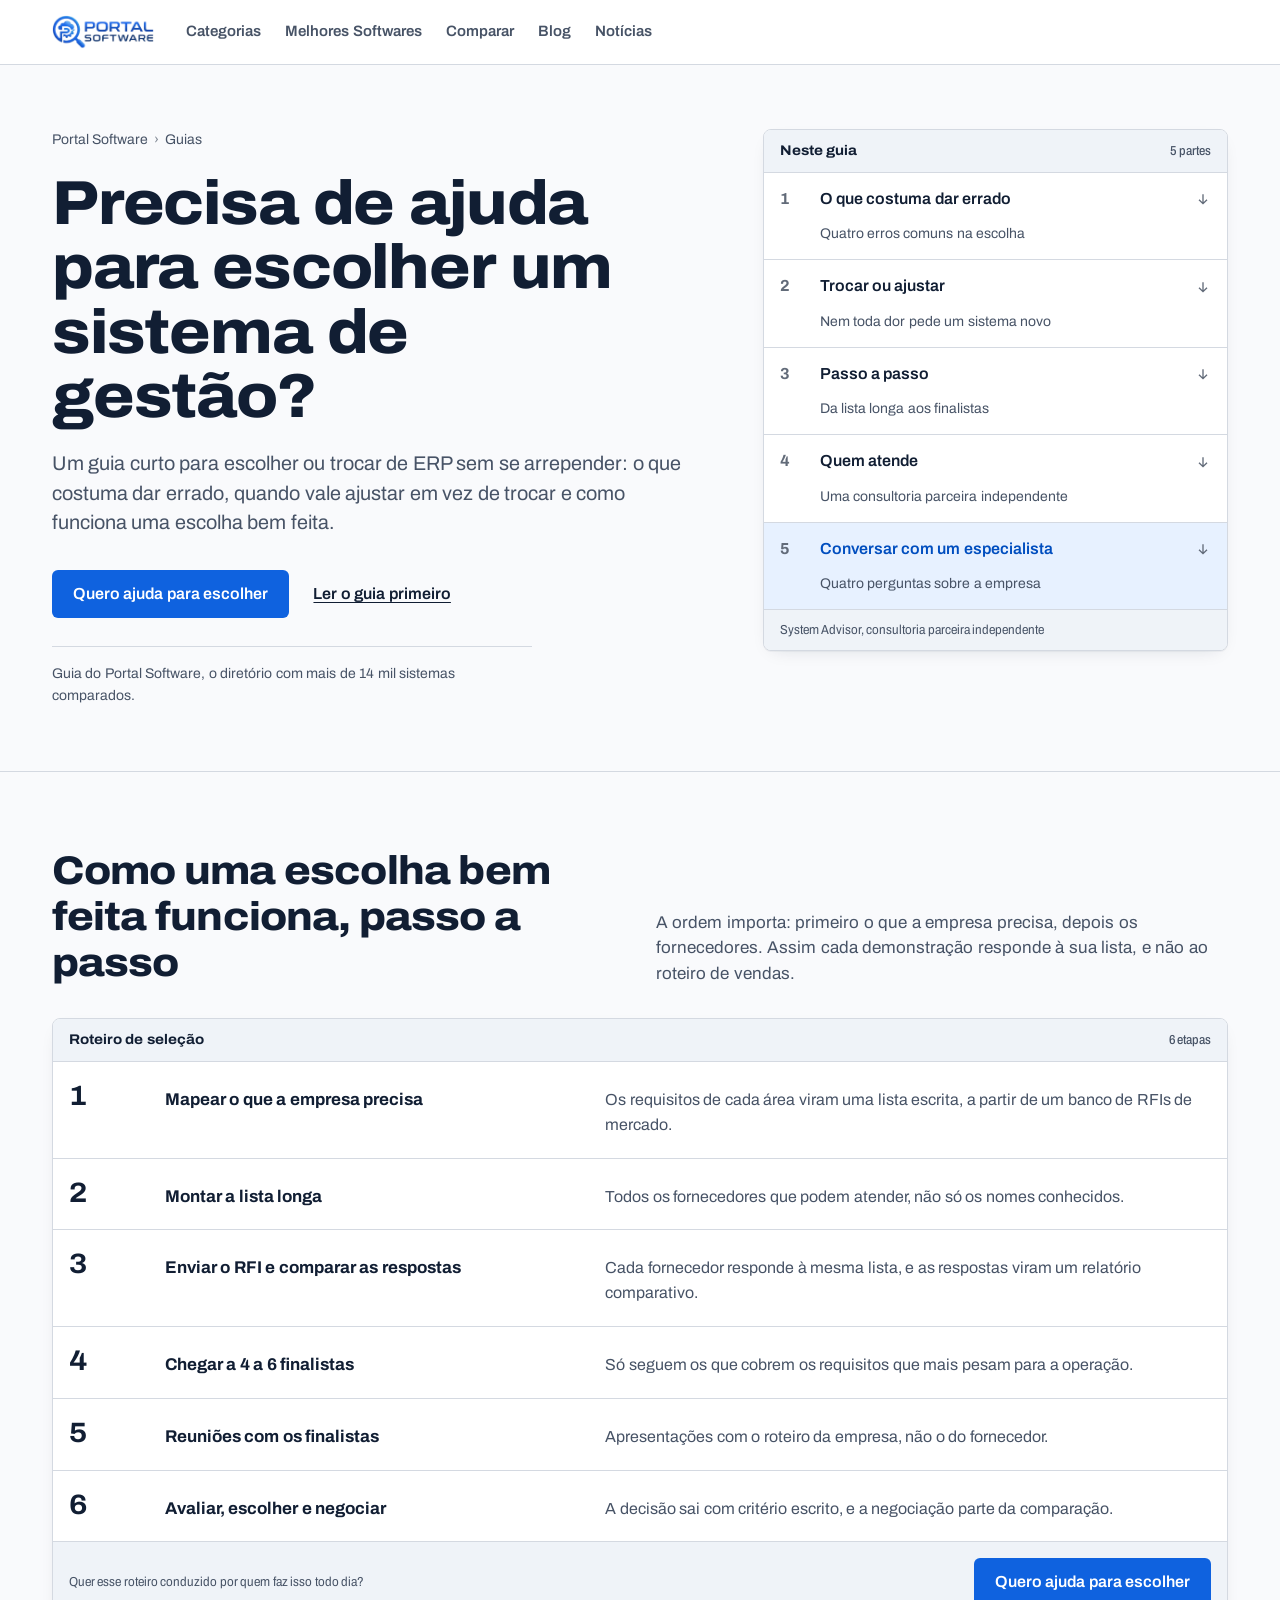
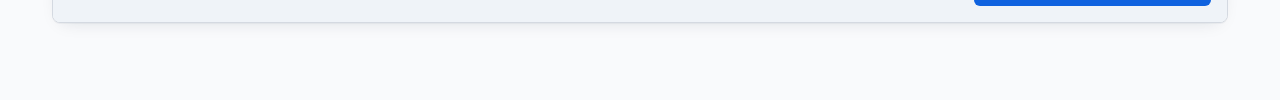
<file: ajuda-para-escolher/direcoes/direcao-a.html>
<!doctype html>
<html lang="pt-BR">
<head>
<meta charset="utf-8">
<meta name="viewport" content="width=device-width, initial-scale=1">
<meta name="robots" content="noindex, nofollow">
<title>Direção A · Ficha do guia</title>
<link rel="preload" href="../assets/fonts/archivo-latin.woff2" as="font" type="font/woff2" crossorigin>
<link rel="stylesheet" href="base.css">
<style>
  /* HERO: texto à esquerda, ficha-índice do guia à direita */
  .hero { padding: clamp(32px, 5vw, 72px) 0 clamp(40px, 5vw, 64px); border-bottom: 1px solid var(--rule); }
  .hero .wrap { display: grid; grid-template-columns: minmax(0, 1.25fr) minmax(0, .9fr); gap: clamp(32px, 5vw, 72px); align-items: start; }
  .crumb { font-size: .875rem; color: var(--ink-2); margin: 0 0 20px; }
  .crumb span { color: var(--rule-strong); margin: 0 6px; }
  .hero .h1 { font-size: clamp(2.25rem, 1.4rem + 3.1vw, 4rem); max-width: 15ch; }
  .hero .lead { margin-top: 20px; }
  .hero-actions { display: flex; flex-wrap: wrap; align-items: center; gap: 12px 24px; margin-top: 32px; }
  .hero-context { margin: 28px 0 0; padding-top: 16px; border-top: 1px solid var(--rule); font-size: .875rem; color: var(--ink-2); max-width: 60ch; }

  .toc ol { list-style: none; margin: 0; padding: 0; }
  .toc li + li { border-top: 1px solid var(--rule); }
  .toc a { display: grid; grid-template-columns: 28px 1fr auto; gap: 12px; align-items: baseline; padding: 14px 16px; color: var(--ink); text-decoration: none; }
  .toc a:hover { background: var(--bg); }
  .toc .n { font-weight: 700; font-variant-numeric: tabular-nums lining-nums; color: var(--ink-3); }
  .toc .t { font-weight: 600; }
  .toc .d { grid-column: 2; font-size: .875rem; color: var(--ink-2); }
  .toc .arrow { grid-row: 1; grid-column: 3; color: var(--ink-3); align-self: center; }
  .toc .last a { background: var(--action-soft); }
  .toc .last .t { color: var(--action-hover); }
  .toc-foot { padding: 10px 16px; border-top: 1px solid var(--rule); background: var(--plate); }

  /* PASSO A PASSO: ficha com linhas rotuladas */
  .steps { padding: var(--section) 0; }
  .steps-head { display: grid; grid-template-columns: minmax(0, 1fr) minmax(0, 1fr); gap: 32px; align-items: end; margin-bottom: 32px; }
  .steps-head .lead { font-size: 1.0625rem; }
  .step-row { display: grid; grid-template-columns: 72px minmax(0, 1.1fr) minmax(0, 1.6fr); gap: 0 24px; padding: 20px 16px; align-items: baseline; }
  .step-row + .step-row { border-top: 1px solid var(--rule); }
  .step-row .n { font-size: 1.75rem; font-weight: 700; font-variation-settings: "wdth" 108; font-variant-numeric: tabular-nums lining-nums; line-height: 1; }
  .step-row h3 { margin: 0; font-size: 1.0625rem; font-weight: 700; line-height: 1.3; }
  .step-row p { margin: 0; color: var(--ink-2); }
  .step-row .src { display: block; margin-top: 6px; }
  .steps-cta { display: flex; flex-wrap: wrap; align-items: center; justify-content: space-between; gap: 16px; padding: 16px; border-top: 1px solid var(--rule); background: var(--plate); }

  @media (max-width: 900px) {
    .hero .wrap, .steps-head { grid-template-columns: 1fr; }
    .step-row { grid-template-columns: 44px minmax(0, 1fr); gap: 6px 12px; }
    .step-row p { grid-column: 2; }
    .step-row .n { font-size: 1.375rem; }
  }
  @media (max-width: 480px) {
    .hero-actions .btn { width: 100%; }
    .hero-actions { gap: 16px; }
  }
</style>
</head>
<body>
<header class="site-header">
  <div class="wrap">
    <a class="logo" href="/"><img src="../img/logo-portal-software.webp" alt="Portal Software" width="160" height="53"></a>
    <nav class="site-nav" aria-label="Principal">
      <a href="/categorias">Categorias</a><a href="/melhores-softwares">Melhores Softwares</a><a href="/comparar">Comparar</a><a href="/blog">Blog</a><a href="/noticias">Notícias</a>
    </nav>
    <button class="menu" aria-label="Abrir menu"><svg width="22" height="22" viewBox="0 0 24 24" fill="none" stroke="currentColor" stroke-width="2"><path d="M4 7h16M4 12h16M4 17h16"/></svg></button>
  </div>
</header>

<main>
  <section class="hero">
    <div class="wrap">
      <div>
        <p class="crumb">Portal Software<span>›</span>Guias</p>
        <h1 class="h1">Precisa de ajuda para escolher um sistema de gestão?</h1>
        <p class="lead">Um guia curto para escolher ou trocar de ERP sem se arrepender: o que costuma dar errado, quando vale ajustar em vez de trocar e como funciona uma escolha bem feita.</p>
        <div class="hero-actions">
          <a class="btn btn-primary" href="#conversar">Quero ajuda para escolher</a>
          <a class="link-quiet" href="#dar-errado">Ler o guia primeiro</a>
        </div>
        <p class="hero-context">Guia do Portal Software, o diretório com mais de 14 mil sistemas comparados.</p>
      </div>

      <aside class="ficha toc" aria-label="Neste guia">
        <div class="ficha-band"><strong>Neste guia</strong><span class="label">5 partes</span></div>
        <ol>
          <li><a href="#dar-errado"><span class="n">1</span><span class="t">O que costuma dar errado</span><svg class="arrow" width="16" height="16" viewBox="0 0 24 24" fill="none" stroke="currentColor" stroke-width="2" aria-hidden="true"><path d="M12 5v14M6 13l6 6 6-6"/></svg><span class="d">Quatro erros comuns na escolha</span></a></li>
          <li><a href="#trocar-ou-ajustar"><span class="n">2</span><span class="t">Trocar ou ajustar</span><svg class="arrow" width="16" height="16" viewBox="0 0 24 24" fill="none" stroke="currentColor" stroke-width="2" aria-hidden="true"><path d="M12 5v14M6 13l6 6 6-6"/></svg><span class="d">Nem toda dor pede um sistema novo</span></a></li>
          <li><a href="#passo-a-passo"><span class="n">3</span><span class="t">Passo a passo</span><svg class="arrow" width="16" height="16" viewBox="0 0 24 24" fill="none" stroke="currentColor" stroke-width="2" aria-hidden="true"><path d="M12 5v14M6 13l6 6 6-6"/></svg><span class="d">Da lista longa aos finalistas</span></a></li>
          <li><a href="#quem-atende"><span class="n">4</span><span class="t">Quem atende</span><svg class="arrow" width="16" height="16" viewBox="0 0 24 24" fill="none" stroke="currentColor" stroke-width="2" aria-hidden="true"><path d="M12 5v14M6 13l6 6 6-6"/></svg><span class="d">Uma consultoria parceira independente</span></a></li>
          <li class="last"><a href="#conversar"><span class="n">5</span><span class="t">Conversar com um especialista</span><svg class="arrow" width="16" height="16" viewBox="0 0 24 24" fill="none" stroke="currentColor" stroke-width="2" aria-hidden="true"><path d="M12 5v14M6 13l6 6 6-6"/></svg><span class="d">Quatro perguntas sobre a empresa</span></a></li>
        </ol>
        <div class="toc-foot partner-note">System Advisor, consultoria parceira independente</div>
      </aside>
    </div>
  </section>

  <section class="steps" id="passo-a-passo">
    <div class="wrap">
      <div class="steps-head">
        <h2 class="h2">Como uma escolha bem feita funciona, passo a passo</h2>
        <p class="lead">A ordem importa: primeiro o que a empresa precisa, depois os fornecedores. Assim cada demonstração responde à sua lista, e não ao roteiro de vendas.</p>
      </div>
      <div class="ficha">
        <div class="ficha-band"><strong>Roteiro de seleção</strong><span class="label">6 etapas</span></div>
        <div class="step-row"><span class="n">1</span><h3>Mapear o que a empresa precisa</h3><p>Os requisitos de cada área viram uma lista escrita, a partir de um banco de RFIs de mercado.</p></div>
        <div class="step-row"><span class="n">2</span><h3>Montar a lista longa</h3><p>Todos os fornecedores que podem atender, não só os nomes conhecidos.</p></div>
        <div class="step-row"><span class="n">3</span><h3>Enviar o RFI e comparar as respostas</h3><p>Cada fornecedor responde à mesma lista, e as respostas viram um relatório comparativo.</p></div>
        <div class="step-row"><span class="n">4</span><h3>Chegar a 4 a 6 finalistas</h3><p>Só seguem os que cobrem os requisitos que mais pesam para a operação.</p></div>
        <div class="step-row"><span class="n">5</span><h3>Reuniões com os finalistas</h3><p>Apresentações com o roteiro da empresa, não o do fornecedor.</p></div>
        <div class="step-row"><span class="n">6</span><h3>Avaliar, escolher e negociar</h3><p>A decisão sai com critério escrito, e a negociação parte da comparação.</p></div>
        <div class="steps-cta">
          <span class="partner-note">Quer esse roteiro conduzido por quem faz isso todo dia?</span>
          <a class="btn btn-primary" href="#conversar">Quero ajuda para escolher</a>
        </div>
      </div>
    </div>
  </section>
</main>
</body>
</html>
</file>
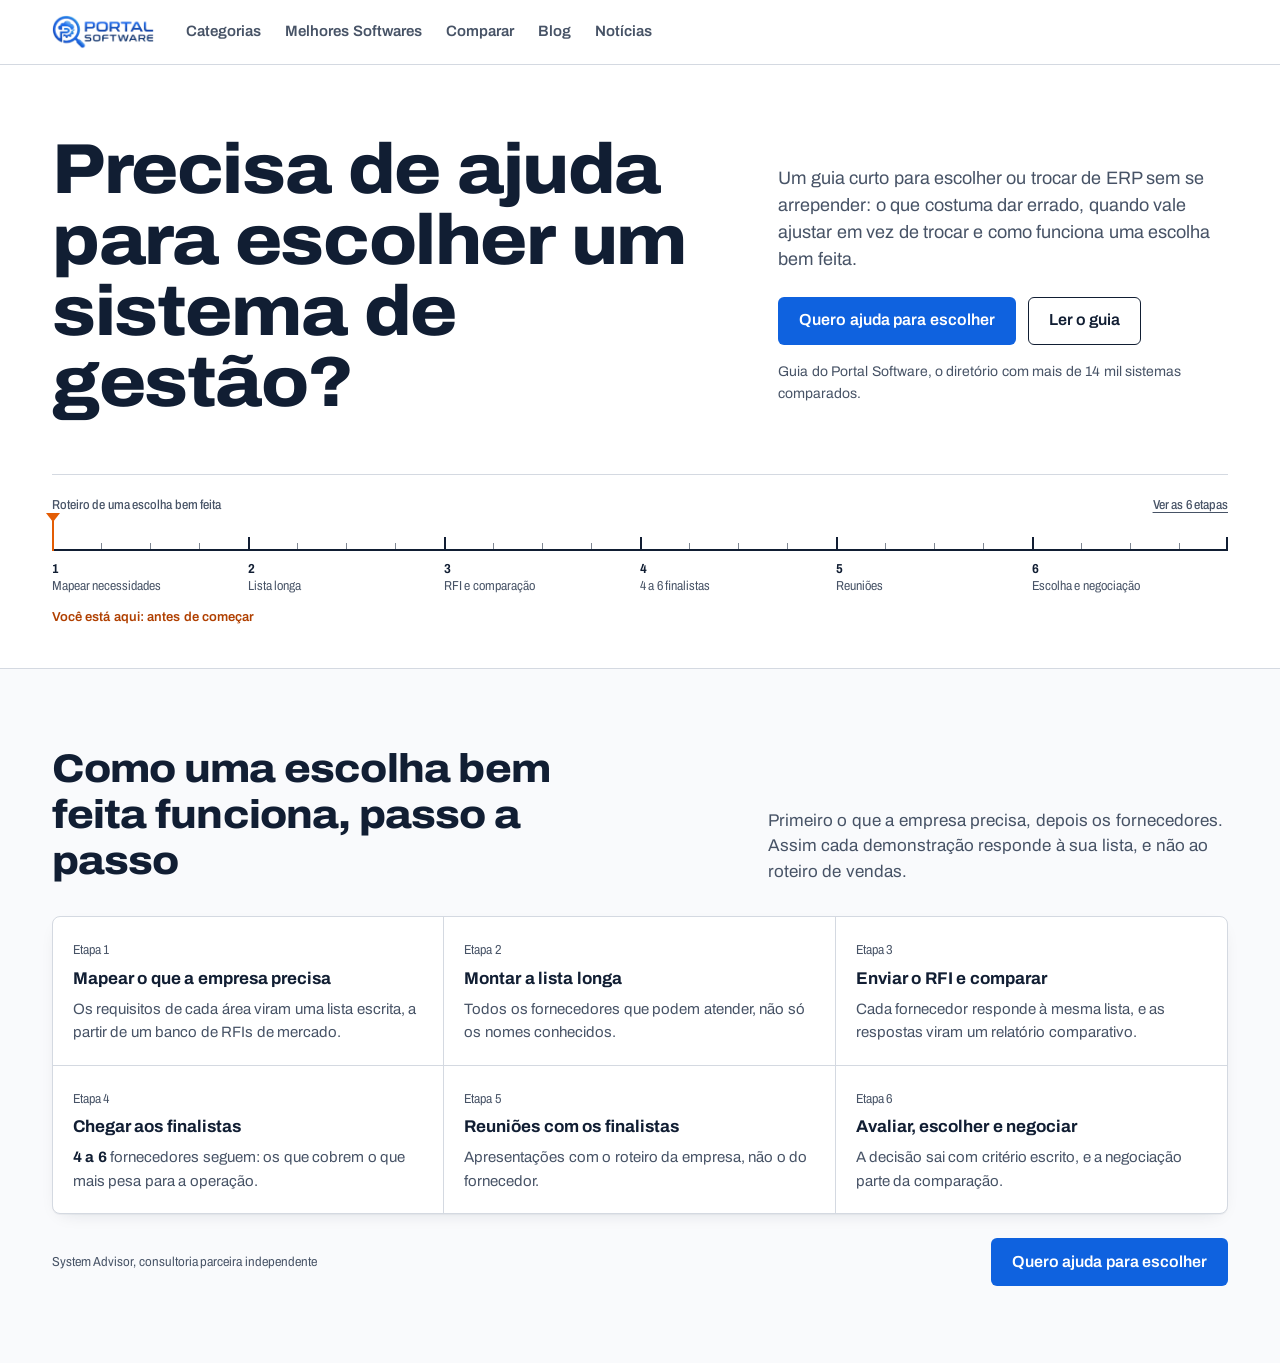
<file: ajuda-para-escolher/direcoes/direcao-b.html>
<!doctype html>
<html lang="pt-BR">
<head>
<meta charset="utf-8">
<meta name="viewport" content="width=device-width, initial-scale=1">
<meta name="robots" content="noindex, nofollow">
<title>Direção B · Régua do roteiro</title>
<link rel="preload" href="../assets/fonts/archivo-latin.woff2" as="font" type="font/woff2" crossorigin>
<link rel="stylesheet" href="base.css">
<style>
  /* HERO: título largo em coluna única, com a régua do roteiro na base */
  .hero { background: var(--surface); border-bottom: 1px solid var(--rule); padding: clamp(36px, 5.5vw, 80px) 0 0; }
  .hero-top { display: grid; grid-template-columns: minmax(0, 1.5fr) minmax(0, 1fr); gap: clamp(24px, 4vw, 64px); align-items: end; }
  .hero .h1 { font-size: clamp(2.375rem, 1.3rem + 3.9vw, 4.5rem); line-height: 1.0; max-width: 17ch; }
  .hero-side .lead { font-size: 1.125rem; }
  .hero-actions { display: flex; flex-wrap: wrap; gap: 12px; margin-top: 24px; }
  .hero-meta { margin-top: 16px; font-size: .875rem; color: var(--ink-2); }

  /* Régua: escala calibrada com as 6 etapas, ponteiro em "antes de começar" */
  .regua-wrap { margin-top: clamp(32px, 4.5vw, 56px); padding: 20px 0 28px; border-top: 1px solid var(--rule); }
  .regua-cap { display: flex; justify-content: space-between; gap: 12px; margin-bottom: 14px; }
  .regua { position: relative; height: 22px; border-bottom: 2px solid var(--ink);
    background:
      repeating-linear-gradient(90deg, var(--ink) 0 2px, transparent 2px calc(100% / 6)) left bottom / 100% 12px no-repeat,
      repeating-linear-gradient(90deg, var(--rule-strong) 0 1px, transparent 1px calc(100% / 24)) left bottom / 100% 6px no-repeat;
  }
  .regua::after { content: ""; position: absolute; right: 0; bottom: 0; width: 2px; height: 12px; background: var(--ink); }
  .ponteiro { position: absolute; left: 0; bottom: -2px; width: 2px; height: 30px; background: var(--measure); }
  .ponteiro::before { content: ""; position: absolute; top: -8px; left: -6px; border: 7px solid transparent; border-top: 9px solid var(--measure); }
  .regua-labels { display: grid; grid-template-columns: repeat(6, 1fr); margin-top: 10px; }
  .regua-labels li { list-style: none; font-size: .8125rem; font-variation-settings: "wdth" 84; color: var(--ink-2); padding-right: 12px; line-height: 1.3; }
  .regua-labels b { display: block; color: var(--ink); font-variant-numeric: tabular-nums; font-weight: 700; }
  .regua-labels ol, ol.regua-labels { padding: 0; margin: 10px 0 0; }
  .voce { margin-top: 12px; font-size: .8125rem; color: var(--measure-text); font-weight: 600; }

  /* PASSO A PASSO: colunas alinhadas à régua */
  .steps { padding: var(--section) 0; }
  .steps .h2 { max-width: 22ch; }
  .steps-intro { display: flex; justify-content: space-between; align-items: end; gap: 24px; flex-wrap: wrap; margin-bottom: 32px; }
  .steps-intro .lead { max-width: 46ch; font-size: 1.0625rem; }
  .cols { display: grid; grid-template-columns: repeat(3, minmax(0, 1fr)); border: 1px solid var(--rule); border-radius: 8px; background: var(--surface); box-shadow: var(--shadow-ficha); }
  .col { padding: 20px; border-right: 1px solid var(--rule); border-bottom: 1px solid var(--rule); }
  .col:nth-child(3n) { border-right: 0; }
  .col:nth-last-child(-n+3) { border-bottom: 0; }
  .col .k { font-size: .8125rem; font-variation-settings: "wdth" 84; color: var(--ink-2); font-variant-numeric: tabular-nums; }
  .col h3 { margin: 6px 0 8px; font-size: 1.0625rem; line-height: 1.3; font-weight: 700; }
  .col p { margin: 0; color: var(--ink-2); font-size: .9375rem; }
  .col .data { font-weight: 700; color: var(--ink); font-variant-numeric: tabular-nums lining-nums; }
  .steps-foot { display: flex; justify-content: space-between; align-items: center; gap: 16px; flex-wrap: wrap; margin-top: 24px; }

  @media (max-width: 900px) {
    .hero-top { grid-template-columns: 1fr; align-items: start; }
    .cols { grid-template-columns: 1fr; }
    .col { border-right: 0 !important; border-bottom: 1px solid var(--rule) !important; }
    .col:last-child { border-bottom: 0 !important; }
    .regua-labels { grid-template-columns: repeat(3, 1fr); row-gap: 10px; }
    .regua { background-size: 100% 12px, 100% 6px; }
  }
  @media (max-width: 480px) { .hero-actions .btn { width: 100%; } }
</style>
</head>
<body>
<header class="site-header">
  <div class="wrap">
    <a class="logo" href="/"><img src="../img/logo-portal-software.webp" alt="Portal Software" width="160" height="53"></a>
    <nav class="site-nav" aria-label="Principal">
      <a href="/categorias">Categorias</a><a href="/melhores-softwares">Melhores Softwares</a><a href="/comparar">Comparar</a><a href="/blog">Blog</a><a href="/noticias">Notícias</a>
    </nav>
    <button class="menu" aria-label="Abrir menu"><svg width="22" height="22" viewBox="0 0 24 24" fill="none" stroke="currentColor" stroke-width="2"><path d="M4 7h16M4 12h16M4 17h16"/></svg></button>
  </div>
</header>

<main>
  <section class="hero">
    <div class="wrap">
      <div class="hero-top">
        <h1 class="h1">Precisa de ajuda para escolher um sistema de gestão?</h1>
        <div class="hero-side">
          <p class="lead">Um guia curto para escolher ou trocar de ERP sem se arrepender: o que costuma dar errado, quando vale ajustar em vez de trocar e como funciona uma escolha bem feita.</p>
          <div class="hero-actions">
            <a class="btn btn-primary" href="#conversar">Quero ajuda para escolher</a>
            <a class="btn btn-secondary" href="#dar-errado">Ler o guia</a>
          </div>
          <p class="hero-meta">Guia do Portal Software, o diretório com mais de 14 mil sistemas comparados.</p>
        </div>
      </div>

      <div class="regua-wrap" aria-label="Roteiro de uma escolha bem feita">
        <div class="regua-cap"><span class="label">Roteiro de uma escolha bem feita</span><a class="label" href="#passo-a-passo">Ver as 6 etapas</a></div>
        <div class="regua" aria-hidden="true"><span class="ponteiro"></span></div>
        <ol class="regua-labels">
          <li><b>1</b>Mapear necessidades</li>
          <li><b>2</b>Lista longa</li>
          <li><b>3</b>RFI e comparação</li>
          <li><b>4</b>4 a 6 finalistas</li>
          <li><b>5</b>Reuniões</li>
          <li><b>6</b>Escolha e negociação</li>
        </ol>
        <p class="voce">Você está aqui: antes de começar</p>
      </div>
    </div>
  </section>

  <section class="steps" id="passo-a-passo">
    <div class="wrap">
      <div class="steps-intro">
        <h2 class="h2">Como uma escolha bem feita funciona, passo a passo</h2>
        <p class="lead">Primeiro o que a empresa precisa, depois os fornecedores. Assim cada demonstração responde à sua lista, e não ao roteiro de vendas.</p>
      </div>
      <div class="cols">
        <div class="col"><span class="k">Etapa 1</span><h3>Mapear o que a empresa precisa</h3><p>Os requisitos de cada área viram uma lista escrita, a partir de um banco de RFIs de mercado.</p></div>
        <div class="col"><span class="k">Etapa 2</span><h3>Montar a lista longa</h3><p>Todos os fornecedores que podem atender, não só os nomes conhecidos.</p></div>
        <div class="col"><span class="k">Etapa 3</span><h3>Enviar o RFI e comparar</h3><p>Cada fornecedor responde à mesma lista, e as respostas viram um relatório comparativo.</p></div>
        <div class="col"><span class="k">Etapa 4</span><h3>Chegar aos finalistas</h3><p><span class="data">4 a 6</span> fornecedores seguem: os que cobrem o que mais pesa para a operação.</p></div>
        <div class="col"><span class="k">Etapa 5</span><h3>Reuniões com os finalistas</h3><p>Apresentações com o roteiro da empresa, não o do fornecedor.</p></div>
        <div class="col"><span class="k">Etapa 6</span><h3>Avaliar, escolher e negociar</h3><p>A decisão sai com critério escrito, e a negociação parte da comparação.</p></div>
      </div>
      <div class="steps-foot">
        <span class="partner-note">System Advisor, consultoria parceira independente</span>
        <a class="btn btn-primary" href="#conversar">Quero ajuda para escolher</a>
      </div>
    </div>
  </section>
</main>
</body>
</html>
</file>
<file: ajuda-para-escolher/css/lp.css>
/* /ajuda-para-escolher · Portal Software × System Advisor
   Identidade: DESIGN.md do Portal Software (direção "Ficha Calibrada").
   Direção visual escolhida na F2: A · Ficha do guia. */

/* Archivo variável (OFL, Google Fonts), hospedada localmente: subconjunto latin */
@font-face {
  font-family: Archivo; font-style: normal; font-display: swap;
  font-weight: 100 900; font-stretch: 62% 125%;
  src: url(../assets/fonts/archivo-latin.woff2) format("woff2");
  unicode-range: U+0000-00FF, U+0131, U+0152-0153, U+02BB-02BC, U+02C6, U+02DA, U+02DC, U+0304, U+0308, U+0329, U+2000-206F, U+20AC, U+2122, U+2191, U+2193, U+2212, U+2215, U+FEFF, U+FFFD;
}

:root {
  --bg: oklch(0.985 0.003 260);
  --plate: oklch(0.962 0.008 260);
  --surface: oklch(1 0 0);
  --ink: oklch(0.235 0.045 260);
  --ink-2: oklch(0.44 0.035 260);
  --ink-3: oklch(0.525 0.025 260);
  --rule: oklch(0.885 0.012 260);
  --rule-strong: oklch(0.62 0.02 260);
  --action: oklch(0.53 0.205 260);
  --action-hover: oklch(0.46 0.19 260);
  --action-soft: oklch(0.955 0.025 260);
  --navy: oklch(0.31 0.12 260);
  --positive: oklch(0.5 0.12 150);
  --error: oklch(0.52 0.19 27);
  --gutter: clamp(16px, 3vw, 32px);
  --section: clamp(48px, 6vw, 88px);
  --shadow-ficha: 0 1px 0 oklch(0.235 0.045 260 / .04), 0 6px 18px -10px oklch(0.235 0.045 260 / .18);
  --ease: cubic-bezier(0.25, 1, 0.5, 1);
}

*, *::before, *::after { box-sizing: border-box; }
html { -webkit-text-size-adjust: 100%; scroll-behavior: smooth; }
body {
  margin: 0; background: var(--bg); color: var(--ink);
  font-family: Archivo, system-ui, -apple-system, "Segoe UI", sans-serif;
  font-size: 1rem; line-height: 1.55; word-spacing: .03em;
}
img { max-width: 100%; height: auto; display: block; }
a { color: var(--action); text-underline-offset: 3px; }
a:hover { text-decoration-thickness: 2px; }
:focus-visible { outline: 2px solid var(--action); outline-offset: 2px; }
[id] { scroll-margin-top: 24px; }
.wrap { max-width: 1240px; margin: 0 auto; padding: 0 var(--gutter); }
.skip { position: absolute; left: -9999px; top: 8px; background: var(--surface); padding: 8px 12px; border-radius: 6px; z-index: 10; }
.skip:focus { left: 8px; }
.visually-hidden { position: absolute !important; width: 1px !important; height: 1px !important; margin: -1px !important; padding: 0 !important; overflow: hidden !important; clip: rect(0 0 0 0) !important; white-space: nowrap !important; float: none !important; }

/* ---------- Cabeçalho e rodapé do Portal ---------- */
.site-header { background: var(--surface); border-bottom: 1px solid var(--rule); }
.site-header .wrap { display: flex; align-items: center; gap: 32px; height: 64px; }
.site-header .logo img { height: 34px; width: auto; }
.site-nav { display: flex; gap: 24px; }
.site-nav a { color: var(--ink-2); text-decoration: none; font-weight: 600; font-size: .9375rem; }
.site-nav a:hover { color: var(--ink); }
@media (max-width: 980px) {
  .site-nav { display: none; }
  .site-header .logo img { height: 30px; }
}

.site-footer { background: var(--surface); border-top: 1px solid var(--rule); padding: 32px 0; font-size: .875rem; color: var(--ink-2); }
.site-footer .wrap { display: flex; flex-wrap: wrap; justify-content: space-between; gap: 16px 32px; align-items: center; }
.site-footer nav { display: flex; flex-wrap: wrap; gap: 4px 20px; }
.site-footer a { color: var(--ink-2); display: inline-flex; min-height: 32px; align-items: center; }
.site-footer a:hover { color: var(--ink); }
.site-footer p { margin: 0; }

/* ---------- Tipografia ---------- */
.h1 {
  font-weight: 800; font-variation-settings: "wdth" 108; letter-spacing: -0.02em; word-spacing: .04em;
  font-size: clamp(2.25rem, 1.4rem + 3.1vw, 4rem); line-height: 1.04; margin: 0;
}
.h2 {
  font-weight: 800; font-variation-settings: "wdth" 108; letter-spacing: -0.02em; word-spacing: .03em;
  font-size: clamp(1.75rem, 1.3rem + 1.6vw, 2.5rem); line-height: 1.15; margin: 0;
}
.h3 { font-size: 1.0625rem; font-weight: 700; line-height: 1.3; margin: 0; }
.lead { color: var(--ink-2); font-size: clamp(1.0625rem, 1rem + .3vw, 1.25rem); line-height: 1.5; margin: 0; max-width: 60ch; }
.label { font-size: .8125rem; font-weight: 500; font-variation-settings: "wdth" 84; color: var(--ink-2); }
.prose p { margin: 0 0 1em; max-width: 68ch; }
.prose p:last-child { margin-bottom: 0; }

/* ---------- Botões ---------- */
.btn {
  display: inline-flex; align-items: center; justify-content: center; gap: 8px;
  min-height: 48px; padding: 0 20px; border-radius: 6px; font: inherit; font-weight: 600;
  font-size: 1rem; text-decoration: none; cursor: pointer; border: 1px solid transparent; text-align: center;
  transition: background-color .18s var(--ease), box-shadow .18s var(--ease);
}
.btn-primary { background: var(--action); color: #fff; }
.btn-primary:hover { background: var(--action-hover); }
.btn-primary:active { background: var(--navy); }
.btn-primary[disabled] { background: var(--plate); color: var(--ink-3); border-color: var(--rule); cursor: progress; }
.btn-secondary { background: var(--surface); color: var(--ink); border-color: var(--ink); }
.btn-secondary:hover { background: var(--plate); box-shadow: inset 0 0 0 1px var(--ink); }
.link-quiet { color: var(--ink); font-weight: 600; text-decoration: underline; text-decoration-thickness: 1px; display: inline-flex; min-height: 44px; align-items: center; }

/* ---------- Ficha ---------- */
.ficha { background: var(--surface); border: 1px solid var(--rule); border-radius: 8px; box-shadow: var(--shadow-ficha); overflow: hidden; }
.ficha-band {
  display: flex; justify-content: space-between; align-items: baseline; gap: 12px;
  background: var(--plate); padding: 10px 16px; border-bottom: 1px solid var(--rule);
}
.ficha-band strong { font-size: .875rem; font-weight: 700; font-variation-settings: "wdth" 108; }
.partner-note { font-size: .8125rem; color: var(--ink-2); font-variation-settings: "wdth" 88; }

/* ---------- Seções ---------- */
.section { padding: var(--section) 0; border-top: 1px solid var(--rule); }
.section-head { display: grid; grid-template-columns: minmax(0, 1fr) minmax(0, 1fr); gap: 16px 32px; align-items: end; margin-bottom: 32px; }
.section-head .lead { font-size: 1.0625rem; }
@media (max-width: 900px) { .section-head { grid-template-columns: 1fr; } }

/* 1 · Hero */
.hero { padding: clamp(32px, 5vw, 72px) 0 clamp(40px, 5vw, 64px); }
.hero .wrap { display: grid; grid-template-columns: minmax(0, 1.25fr) minmax(0, .9fr); gap: clamp(32px, 5vw, 72px); align-items: start; }
.crumb { font-size: .875rem; color: var(--ink-2); margin: 0 0 20px; }
.crumb span { color: var(--rule-strong); margin: 0 6px; }
.hero .h1 { max-width: 15ch; }
.hero .lead { margin-top: 20px; }
.hero-actions { display: flex; flex-wrap: wrap; align-items: center; gap: 8px 24px; margin-top: 32px; }
.hero-partner { margin: 16px 0 0; font-size: .9375rem; color: var(--ink-2); max-width: 52ch; }
.hero-partner strong { color: var(--ink); font-weight: 600; }
.hero-context { margin: 24px 0 0; padding-top: 16px; border-top: 1px solid var(--rule); font-size: .875rem; color: var(--ink-2); max-width: 60ch; }

.toc ol { list-style: none; margin: 0; padding: 0; }
.toc li + li { border-top: 1px solid var(--rule); }
.toc a { display: grid; grid-template-columns: 28px 1fr auto; gap: 2px 12px; align-items: baseline; padding: 14px 16px; color: var(--ink); text-decoration: none; transition: background-color .18s var(--ease); }
.toc a:hover { background: var(--bg); }
.toc .n { font-weight: 700; font-variant-numeric: tabular-nums lining-nums; color: var(--ink-3); }
.toc .t { font-weight: 600; }
.toc .d { grid-column: 2; font-size: .875rem; color: var(--ink-2); }
.toc .arrow { grid-row: 1; grid-column: 3; color: var(--ink-3); align-self: center; }
.toc .last a { background: var(--action-soft); }
.toc .last .t { color: var(--action-hover); }
.toc-foot { padding: 10px 16px; border-top: 1px solid var(--rule); background: var(--plate); }

@media (max-width: 900px) {
  .hero .wrap { grid-template-columns: 1fr; }
}
@media (max-width: 480px) {
  .hero-actions .btn { width: 100%; }
}

/* 2 · O que costuma dar errado */
.errors { display: grid; grid-template-columns: minmax(0, .8fr) minmax(0, 1.2fr); gap: 32px clamp(32px, 5vw, 72px); }
.errors-intro { align-self: start; position: sticky; top: 24px; }
.errors-intro .lead { margin-top: 16px; font-size: 1.0625rem; }
.errors-list { list-style: none; margin: 0; padding: 0; border-top: 1px solid var(--ink); }
.errors-list li { padding: 20px 0; border-bottom: 1px solid var(--rule); }
.errors-list .h3 { margin-bottom: 6px; }
.errors-list p { margin: 0; color: var(--ink-2); max-width: 62ch; }
@media (max-width: 900px) { .errors { grid-template-columns: 1fr; } .errors-intro { position: static; } }

/* 3 · Trocar ou ajustar */
.swap .prose { margin-bottom: 32px; color: var(--ink-2); font-size: 1.0625rem; }
.swap .prose strong { color: var(--ink); }
.swap-grid { display: grid; grid-template-columns: 1fr 1fr; gap: 0; }
.swap-col + .swap-col { border-left: 1px solid var(--rule); }
.swap-cell { margin: 0; padding: 20px 16px; }
.swap-foot { padding: 12px 16px; border-top: 1px solid var(--rule); background: var(--plate); font-size: .9375rem; color: var(--ink-2); }
@media (max-width: 720px) {
  .swap-grid { grid-template-columns: 1fr; }
  .swap-col + .swap-col { border-left: 0; border-top: 1px solid var(--rule); }
}

/* 4 · Passo a passo */
.step-row { display: grid; grid-template-columns: 72px minmax(0, 1.1fr) minmax(0, 1.6fr); gap: 0 24px; padding: 20px 16px; align-items: baseline; }
.step-row + .step-row { border-top: 1px solid var(--rule); }
.step-row .n { font-size: 1.75rem; font-weight: 700; font-variation-settings: "wdth" 108; font-variant-numeric: tabular-nums lining-nums; line-height: 1; }
.step-row p { margin: 0; color: var(--ink-2); }
.steps-cta { display: flex; flex-wrap: wrap; align-items: center; justify-content: space-between; gap: 16px; padding: 16px; border-top: 1px solid var(--rule); background: var(--plate); }
@media (max-width: 900px) {
  .step-row { grid-template-columns: 44px minmax(0, 1fr); gap: 6px 12px; }
  .step-row p { grid-column: 2; }
  .step-row .n { font-size: 1.375rem; }
}
@media (max-width: 480px) { .steps-cta .btn { width: 100%; } }

/* 5 · Quem atende */
.who { display: grid; grid-template-columns: minmax(0, 1fr) minmax(0, 1fr); gap: 32px clamp(32px, 5vw, 72px); align-items: start; }
.who .prose { margin-top: 16px; color: var(--ink-2); font-size: 1.0625rem; }
.who .prose strong { color: var(--ink); }
.cells { display: grid; grid-template-columns: 1fr 1fr; }
.cell { padding: 14px 16px; border-top: 1px solid var(--rule); }
.cell:nth-child(odd) { border-right: 1px solid var(--rule); }
.cell:nth-child(-n+2) { border-top: 0; }
.cell .label { display: block; }
.cell .v { display: block; font-weight: 600; margin-top: 2px; }
.cell .v.data { font-variant-numeric: tabular-nums lining-nums; }
.cases { padding: 14px 16px; border-top: 1px solid var(--rule); }
.who-foot { padding: 10px 16px; border-top: 1px solid var(--rule); background: var(--plate); }
@media (max-width: 900px) { .who { grid-template-columns: 1fr; } }
@media (max-width: 380px) {
  .cells { grid-template-columns: 1fr; }
  .cell:nth-child(odd) { border-right: 0; }
  .cell:nth-child(2) { border-top: 1px solid var(--rule); }
}

/* 6 · Formulário */
.contact { display: grid; grid-template-columns: minmax(0, .85fr) minmax(0, 1.15fr); gap: 32px clamp(32px, 5vw, 72px); align-items: start; }
.contact .lead { margin-top: 16px; font-size: 1.0625rem; }
.next { margin: 24px 0 0; padding: 0; list-style: none; border-top: 1px solid var(--rule); }
.next li { display: grid; grid-template-columns: 20px 1fr; gap: 12px; padding: 14px 0; border-bottom: 1px solid var(--rule); color: var(--ink-2); font-size: .9375rem; }
.next svg { margin-top: 3px; color: var(--navy); }
.next strong { color: var(--ink); }
@media (max-width: 900px) { .contact { grid-template-columns: 1fr; } }

.form { padding: 0; }
.form fieldset { border: 0; margin: 0; padding: 20px 16px 4px; }
.form fieldset + fieldset { border-top: 1px solid var(--rule); }
.form legend { padding: 0; font-size: .875rem; font-weight: 700; font-variation-settings: "wdth" 108; margin-bottom: 12px; float: left; width: 100%; }
.form legend + * { clear: both; }
.grid-2 { display: grid; grid-template-columns: 1fr 1fr; gap: 0 16px; }
@media (max-width: 560px) { .grid-2 { grid-template-columns: 1fr; } }
.field { margin-bottom: 16px; min-width: 0; }
.field label { display: block; font-size: .875rem; font-weight: 600; margin-bottom: 6px; }
.field .hint { display: block; font-size: .8125rem; color: var(--ink-3); margin-top: 4px; }
.field input, .field select {
  width: 100%; height: 44px; padding: 0 12px; border: 1px solid var(--rule-strong); border-radius: 6px;
  background: var(--surface); color: var(--ink); font: inherit; font-size: 1rem;
  transition: border-color .18s var(--ease), box-shadow .18s var(--ease);
}
.field select { appearance: none; padding-right: 36px;
  background-image: url("data:image/svg+xml,%3Csvg xmlns='http://www.w3.org/2000/svg' width='16' height='16' viewBox='0 0 24 24' fill='none' stroke='%23475366' stroke-width='2'%3E%3Cpath d='M6 9l6 6 6-6'/%3E%3C/svg%3E");
  background-repeat: no-repeat; background-position: right 12px center; }
.field input::placeholder { color: var(--ink-3); }
.field input:hover, .field select:hover { border-color: var(--ink-2); }
.field input:focus, .field select:focus { outline: none; border-color: var(--action); box-shadow: 0 0 0 1px var(--action), 0 0 0 5px var(--action-soft); }
.field.invalid input, .field.invalid select { border-color: var(--error); box-shadow: 0 0 0 1px var(--error); }
.field .err { display: none; align-items: flex-start; gap: 6px; margin-top: 6px; font-size: .8125rem; font-weight: 500; color: var(--error); }
.field.invalid .err { display: flex; }
.field .err svg { flex: none; margin-top: 1px; }
.form-foot { padding: 16px; border-top: 1px solid var(--rule); background: var(--plate); }
.form-foot .btn { width: 100%; }
.lgpd { margin: 12px 0 0; font-size: .8125rem; color: var(--ink-2); line-height: 1.45; }
.form-status { margin: 12px 0 0; font-size: .875rem; font-weight: 500; color: var(--error); }
.form-status:empty { display: none; }

/* ---------- Páginas de obrigado ---------- */
.thanks { padding: clamp(40px, 6vw, 88px) 0 var(--section); }
.thanks .wrap { max-width: 880px; }
.thanks .h1 { font-size: clamp(2rem, 1.4rem + 2.4vw, 3.25rem); max-width: 20ch; }
.thanks .lead { margin-top: 16px; }
.thanks .ficha { margin-top: 32px; }
.thanks .actions { display: flex; flex-wrap: wrap; gap: 12px 24px; align-items: center; margin-top: 24px; }
.status-ok { display: inline-flex; align-items: center; gap: 8px; color: var(--positive); font-weight: 600; font-size: .9375rem; margin: 0 0 16px; }
.guide-card { display: grid; grid-template-columns: 1fr auto; gap: 16px; align-items: center; padding: 20px 16px; }
.guide-card p { margin: 4px 0 0; color: var(--ink-2); font-size: .9375rem; }
@media (max-width: 560px) { .guide-card { grid-template-columns: 1fr; } .guide-card .btn { width: 100%; } }

@media (prefers-reduced-motion: reduce) {
  html { scroll-behavior: auto; }
  *, *::before, *::after { transition: none !important; animation: none !important; }
}
</file>
<file: ajuda-para-escolher/blocos/blocos.css>
/* Blocos do Portal que convidam para /ajuda-para-escolher (card d41b15bf).
   Usa os tokens do DESIGN.md do Portal (--ink, --plate, --action...), já presentes no site. */
.sa-bloco { border: 1px solid var(--rule); border-radius: 8px; background: var(--surface); box-shadow: 0 1px 0 oklch(0.235 0.045 260 / .04), 0 6px 18px -10px oklch(0.235 0.045 260 / .18); margin: 24px 0; overflow: hidden; font-family: inherit; }
.sa-bloco-corpo { display: flex; flex-wrap: wrap; align-items: center; justify-content: space-between; gap: 12px 24px; padding: 16px; }
.sa-bloco-texto { margin: 0; max-width: 62ch; color: var(--ink); font-size: 1rem; line-height: 1.5; }
.sa-bloco-texto strong { font-weight: 700; }
.sa-bloco-btn { display: inline-flex; align-items: center; justify-content: center; min-height: 44px; padding: 0 18px; border-radius: 6px; background: var(--action); color: #fff; font-weight: 600; font-size: .9375rem; text-decoration: none; white-space: nowrap; }
.sa-bloco-btn:hover { background: var(--action-hover); }
.sa-bloco-btn:focus-visible, .sa-fechar:focus-visible, .sa-faixa a:focus-visible { outline: 2px solid var(--action); outline-offset: 2px; }
.sa-rodape { display: block; padding: 8px 16px; border-top: 1px solid var(--rule); background: var(--plate); font-size: .8125rem; color: var(--ink-2); font-variation-settings: "wdth" 88; }
@media (max-width: 560px) { .sa-bloco-btn { width: 100%; } }

/* Faixa fina no topo, fixa e fechável */
.sa-faixa { position: sticky; top: 0; z-index: 60; display: flex; align-items: center; justify-content: center; gap: 8px 16px; flex-wrap: wrap; min-height: 40px; padding: 6px 48px 6px 16px; background: var(--action-soft); border-bottom: 1px solid var(--rule); color: var(--ink); font-size: .875rem; text-align: center; }
.sa-faixa a { color: var(--action-hover); font-weight: 600; text-decoration: underline; min-height: 32px; display: inline-flex; align-items: center; }
.sa-faixa .sa-rodape-inline { color: var(--ink-2); font-size: .8125rem; }
.sa-fechar { position: absolute; right: 4px; top: 50%; transform: translateY(-50%); width: 40px; height: 40px; border: 0; border-radius: 6px; background: transparent; color: var(--ink-2); cursor: pointer; display: inline-flex; align-items: center; justify-content: center; }
.sa-faixa > * { line-height: 1.3; }
@media (max-width: 560px) {
  .sa-faixa { gap: 0 10px; padding: 4px 44px 4px 12px; font-size: .8125rem; }
  .sa-faixa .sa-extra { display: none; }
  .sa-faixa .sa-rodape-inline { flex-basis: 100%; font-size: .75rem; }
}
.sa-fechar:hover { background: var(--plate); color: var(--ink); }

/* Pop-up em 50% da rolagem */
.sa-popup { border: 0; padding: 0; border-radius: 8px; max-width: min(480px, calc(100vw - 32px)); width: 100%; box-shadow: 0 2px 4px oklch(0.235 0.045 260 / .06), 0 18px 40px -16px oklch(0.235 0.045 260 / .28); color: var(--ink); }
.sa-popup::backdrop { background: oklch(0.235 0.045 260 / .45); }
.sa-popup .sa-popup-corpo { position: relative; padding: 24px 20px 20px; }
.sa-popup h2 { margin: 0 40px 8px 0; font-size: 1.375rem; line-height: 1.2; font-weight: 800; font-variation-settings: "wdth" 108; letter-spacing: -0.02em; }
.sa-popup p { margin: 0 0 16px; color: var(--ink-2); }
.sa-popup .sa-bloco-btn { width: 100%; }
.sa-popup .sa-fechar { top: 12px; right: 12px; transform: none; }
@media (prefers-reduced-motion: no-preference) {
  .sa-popup[open] { animation: sa-entra .2s cubic-bezier(0.25, 1, 0.5, 1); }
  @keyframes sa-entra { from { opacity: 0; transform: translateY(8px); } }
}
</file>
<file: ajuda-para-escolher/direcoes/base.css>
/* Archivo variável (OFL, Google Fonts), hospedada localmente: subconjunto latin */
@font-face {
  font-family: Archivo; font-style: normal; font-display: swap;
  font-weight: 100 900; font-stretch: 62% 125%;
  src: url(../assets/fonts/archivo-latin.woff2) format("woff2");
  unicode-range: U+0000-00FF, U+0131, U+0152-0153, U+02BB-02BC, U+02C6, U+02DA, U+02DC, U+0304, U+0308, U+0329, U+2000-206F, U+20AC, U+2122, U+2191, U+2193, U+2212, U+2215, U+FEFF, U+FFFD;
}
/* Tokens do DESIGN.md do Portal Software (direção "Ficha Calibrada") */
:root {
  --bg: oklch(0.985 0.003 260);
  --plate: oklch(0.962 0.008 260);
  --surface: oklch(1 0 0);
  --ink: oklch(0.235 0.045 260);
  --ink-2: oklch(0.44 0.035 260);
  --ink-3: oklch(0.525 0.025 260);
  --rule: oklch(0.885 0.012 260);
  --rule-strong: oklch(0.62 0.02 260);
  --action: oklch(0.53 0.205 260);
  --action-hover: oklch(0.46 0.19 260);
  --action-soft: oklch(0.955 0.025 260);
  --navy: oklch(0.31 0.12 260);
  --measure: oklch(0.64 0.185 44);
  --measure-text: oklch(0.52 0.16 42);
  --measure-soft: oklch(0.965 0.028 55);
  --gutter: clamp(16px, 3vw, 32px);
  --section: clamp(48px, 6vw, 88px);
  --shadow-ficha: 0 1px 0 oklch(0.235 0.045 260 / .04), 0 6px 18px -10px oklch(0.235 0.045 260 / .18);
  --ease: cubic-bezier(0.25, 1, 0.5, 1);
}
*, *::before, *::after { box-sizing: border-box; }
html { -webkit-text-size-adjust: 100%; }
body {
  margin: 0; background: var(--bg); color: var(--ink);
  font-family: Archivo, system-ui, -apple-system, "Segoe UI", sans-serif;
  font-size: 1rem; line-height: 1.55; word-spacing: .03em;
}
img { max-width: 100%; height: auto; display: block; }
a { color: var(--action); text-underline-offset: 3px; }
:focus-visible { outline: 2px solid var(--action); outline-offset: 2px; }
.wrap { max-width: 1240px; margin: 0 auto; padding: 0 var(--gutter); }

/* Cabeçalho do Portal */
.site-header { background: var(--surface); border-bottom: 1px solid var(--rule); }
.site-header .wrap { display: flex; align-items: center; gap: 32px; height: 64px; }
.site-header .logo img { height: 34px; width: auto; }
.site-nav { display: flex; gap: 24px; }
.site-nav a { color: var(--ink-2); text-decoration: none; font-weight: 600; font-size: .9375rem; }
.site-header .menu { margin-left: auto; display: none; width: 44px; height: 44px; border: 0; background: transparent; color: var(--ink); }
@media (max-width: 980px) {
  .site-nav { display: none; }
  .site-header .menu { display: inline-flex; align-items: center; justify-content: center; }
  .site-header .logo img { height: 30px; }
}

/* Tipografia */
.h1 {
  font-weight: 800; font-variation-settings: "wdth" 108; letter-spacing: -0.02em; word-spacing: .04em;
  line-height: 1.04; margin: 0;
}
.h2 {
  font-weight: 800; font-variation-settings: "wdth" 108; letter-spacing: -0.022em;
  font-size: clamp(1.75rem, 1.3rem + 1.6vw, 2.5rem); line-height: 1.15; margin: 0;
}
.lead { color: var(--ink-2); font-size: clamp(1.0625rem, 1rem + .3vw, 1.25rem); line-height: 1.5; margin: 0; max-width: 60ch; }
.label { font-size: .8125rem; font-weight: 500; font-variation-settings: "wdth" 84; color: var(--ink-2); }

/* Botões */
.btn {
  display: inline-flex; align-items: center; justify-content: center; gap: 8px;
  height: 48px; padding: 0 20px; border-radius: 6px; font: inherit; font-weight: 600;
  font-size: 1rem; text-decoration: none; cursor: pointer; border: 1px solid transparent;
  transition: background-color .18s var(--ease), box-shadow .18s var(--ease);
}
.btn-primary { background: var(--action); color: #fff; }
.btn-primary:hover { background: var(--action-hover); }
.btn-primary:active { background: var(--navy); }
.btn-secondary { background: var(--surface); color: var(--ink); border-color: var(--ink); }
.btn-secondary:hover { background: var(--plate); box-shadow: inset 0 0 0 1px var(--ink); }
.link-quiet { color: var(--ink); font-weight: 600; text-decoration: underline; text-decoration-thickness: 1px; }

/* Ficha */
.ficha { background: var(--surface); border: 1px solid var(--rule); border-radius: 8px; box-shadow: var(--shadow-ficha); overflow: hidden; }
.ficha-band {
  display: flex; justify-content: space-between; align-items: baseline; gap: 12px;
  background: var(--plate); padding: 10px 16px; border-bottom: 1px solid var(--rule);
}
.ficha-band strong { font-size: .875rem; font-weight: 700; font-variation-settings: "wdth" 108; }
.partner-note { font-size: .8125rem; color: var(--ink-2); font-variation-settings: "wdth" 88; }

@media (prefers-reduced-motion: reduce) { * { transition: none !important; animation: none !important; } }
</file>
